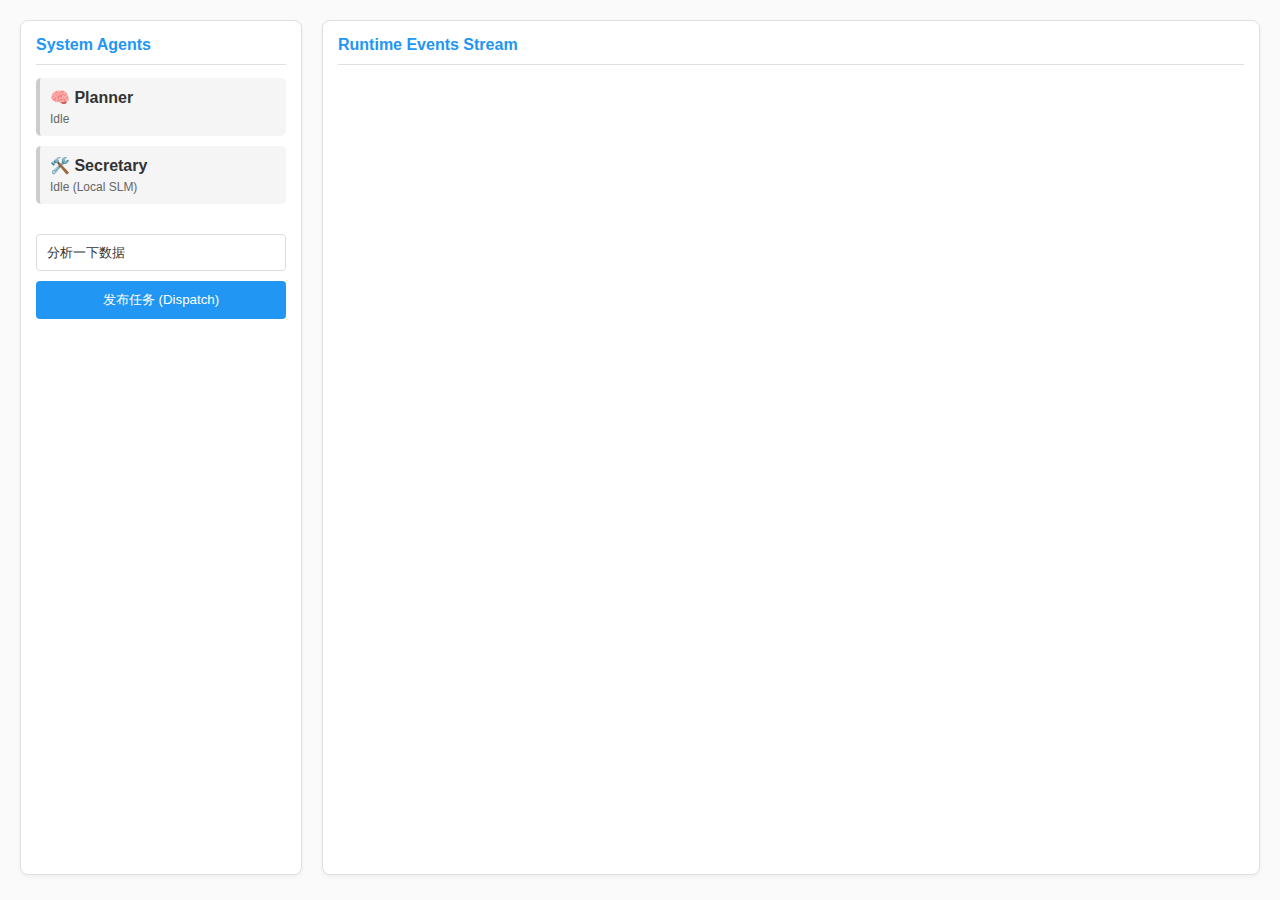
<file: client.html>
<!DOCTYPE html>
<html lang="zh">
<head>
    <meta charset="UTF-8">
    <title>Agent Mail OS - Monitor</title>
    <style>
        body { 
            font-family: 'Segoe UI', Tahoma, Geneva, Verdana, sans-serif; 
            background: #fafafa;  /* 柔和的奶白色背景 */
            color: #333;  /* 深灰色文字，提高可读性 */
            margin: 0; 
            padding: 20px; 
            display: flex; 
            gap: 20px; 
            height: 95vh; 
        }
        .panel { 
            background: #ffffff;  /* 纯白色面板 */
            border-radius: 8px; 
            padding: 15px; 
            border: 1px solid #e0e0e0;  /* 浅灰色边框 */
            display: flex; 
            flex-direction: column; 
            box-shadow: 0 2px 4px rgba(0,0,0,0.05);  /* 添加轻微阴影 */
        }
        .sidebar { width: 250px; }
        .main { flex: 1; overflow: hidden; }
        
        h2 { 
        margin-top: 0; 
        color: #2196F3;  /* 使用更柔和的蓝色 */
        font-size: 16px; 
        border-bottom: 1px solid #e0e0e0; 
        padding-bottom: 10px; 
    }
    
    /* 角色卡片 */
    .agent-card { 
        background: #f5f5f5;  /* 浅灰色背景 */
        margin-bottom: 10px; 
        padding: 10px; 
        border-radius: 5px; 
        border-left: 4px solid #ccc;  /* 浅色边框 */
        transition: all 0.3s; 
    }
    .agent-card.active { 
        border-left-color: #2196F3;  /* 活跃状态使用蓝色 */
        background: #e8f4fd;  /* 淡蓝色背景 */
        box-shadow: 0 2px 8px rgba(33, 150, 243, 0.1);  /* 蓝色阴影 */
    }
    .agent-status { 
        font-size: 12px; 
        color: #666;  /* 深灰色状态文字 */
        margin-top: 5px; 
    }

    /* 日志流 */
    #log-container { 
        flex: 1; 
        overflow-y: auto; 
        font-family: 'Consolas', monospace; 
        font-size: 13px; 
        line-height: 1.5; 
    }
    .log-entry { 
        margin-bottom: 8px; 
        padding: 8px; 
        border-radius: 4px; 
        animation: fadeIn 0.3s; 
        background: #f9f9f9;  /* 浅色背景 */
    }
    .log-entry.MAIL { 
        background: #e8f5e9;  /* 淡绿色背景 */
        border-left: 3px solid #4caf50;  /* 绿色边框 */
    }
    .log-entry.THINKING { color: #f57c00; }  /* 橙色文字 */
    .log-entry.TOOL_START { color: #e91e63; }  /* 粉色文字 */
    .log-entry.TOOL_END { color: #4caf50; }  /* 绿色文字 */
    .log-entry.LOG { color: #666; }  /* 深灰色文字 */
    
    .badge { 
        display: inline-block; 
        padding: 2px 6px; 
        border-radius: 4px; 
        background: #e0e0e0;  /* 浅灰色背景 */
        font-size: 10px; 
        margin-right: 8px; 
    }

    /* 控制区 */
    .controls { margin-top: 20px; }
    input { 
        width: 100%; 
        padding: 10px; 
        background: #ffffff;  /* 白色背景 */
        border: 1px solid #ddd;  /* 浅灰色边框 */
        color: #333;  /* 深灰色文字 */
        border-radius: 4px; 
        box-sizing: border-box; 
    }
    button { 
        margin-top: 10px; 
        width: 100%; 
        padding: 10px; 
        background: #2196F3;  /* 蓝色背景 */
        color: white; 
        border: none; 
        border-radius: 4px; 
        cursor: pointer; 
    }
    button:hover { 
        background: #1976D2;  /* 深蓝色悬停效果 */
    }

    @keyframes fadeIn { 
        from { opacity: 0; transform: translateY(5px); } 
        to { opacity: 1; transform: translateY(0); } 
    }
    </style>
</head>
<body>

    <!-- 左侧：角色状态 -->
    <div class="panel sidebar">
        <h2>System Agents</h2>
        <div id="agent-Planner" class="agent-card">
            <div><strong>🧠 Planner</strong></div>
            <div class="agent-status" id="status-Planner">Idle</div>
        </div>
        <div id="agent-Secretary" class="agent-card">
            <div><strong>🛠️ Secretary</strong></div>
            <div class="agent-status" id="status-Secretary">Idle (Local SLM)</div>
        </div>
        
        <div class="controls">
            <input type="text" id="taskInput" value="分析一下数据" placeholder="输入任务...">
            <button onclick="startTask()">发布任务 (Dispatch)</button>
        </div>
    </div>

    <!-- 右侧：实时事件流 -->
    <div class="panel main">
        <h2>Runtime Events Stream</h2>
        <div id="log-container"></div>
    </div>

    <script>
        const ws = new WebSocket("ws://" + location.host + "/ws");
        const logContainer = document.getElementById('log-container');

        ws.onopen = () => addLog("SYSTEM", "System", "Connected to AgentOS Kernel.");
        
        ws.onmessage = (event) => {
            const msg = JSON.parse(event.data);
            handleEvent(msg);
        };

        function startTask() {
            const task = document.getElementById('taskInput').value;
            ws.send(JSON.stringify({type: "START_TASK", content: task}));
            addLog("LOG", "User", "Task Submitted: " + task);
        }

        function handleEvent(e) {
            // 1. Update Logs
            addLog(e.type, e.source, e.content, e.details);

            // 2. Update UI Status
            const card = document.getElementById(`agent-${e.source}`);
            const status = document.getElementById(`status-${e.source}`);
            
            if (card && status) {
                card.classList.remove('active');
                
                if (e.type === 'THINKING') {
                    card.classList.add('active');
                    status.innerText = "Thinking...";
                } else if (e.type === 'TOOL_START') {
                    card.classList.add('active');
                    status.innerText = `Running: ${e.details.tool || 'Tool'}`;
                } else {
                    status.innerText = "Idle";
                }
            }
        }

        function addLog(type, source, content, details) {
            const div = document.createElement('div');
            div.className = `log-entry ${type}`;
            
            let icon = "";
            if(type === 'MAIL') icon = "📨";
            if(type === 'THINKING') icon = "💭";
            if(type === 'TOOL_START') icon = "⚙️";
            if(type === 'TOOL_END') icon = "✅";

            let detailsHtml = "";
            if (details && Object.keys(details).length > 0) {
                detailsHtml = `<div style="font-size:0.9em; opacity:0.7; margin-top:4px;">${JSON.stringify(details)}</div>`;
            }

            div.innerHTML = `
                <span class="badge">${new Date().toLocaleTimeString()}</span>
                <strong>${icon} ${source}</strong>: ${content}
                ${detailsHtml}
            `;
            
            logContainer.appendChild(div);
            logContainer.scrollTop = logContainer.scrollHeight;
        }
    </script>
</body>
</html>
</file>
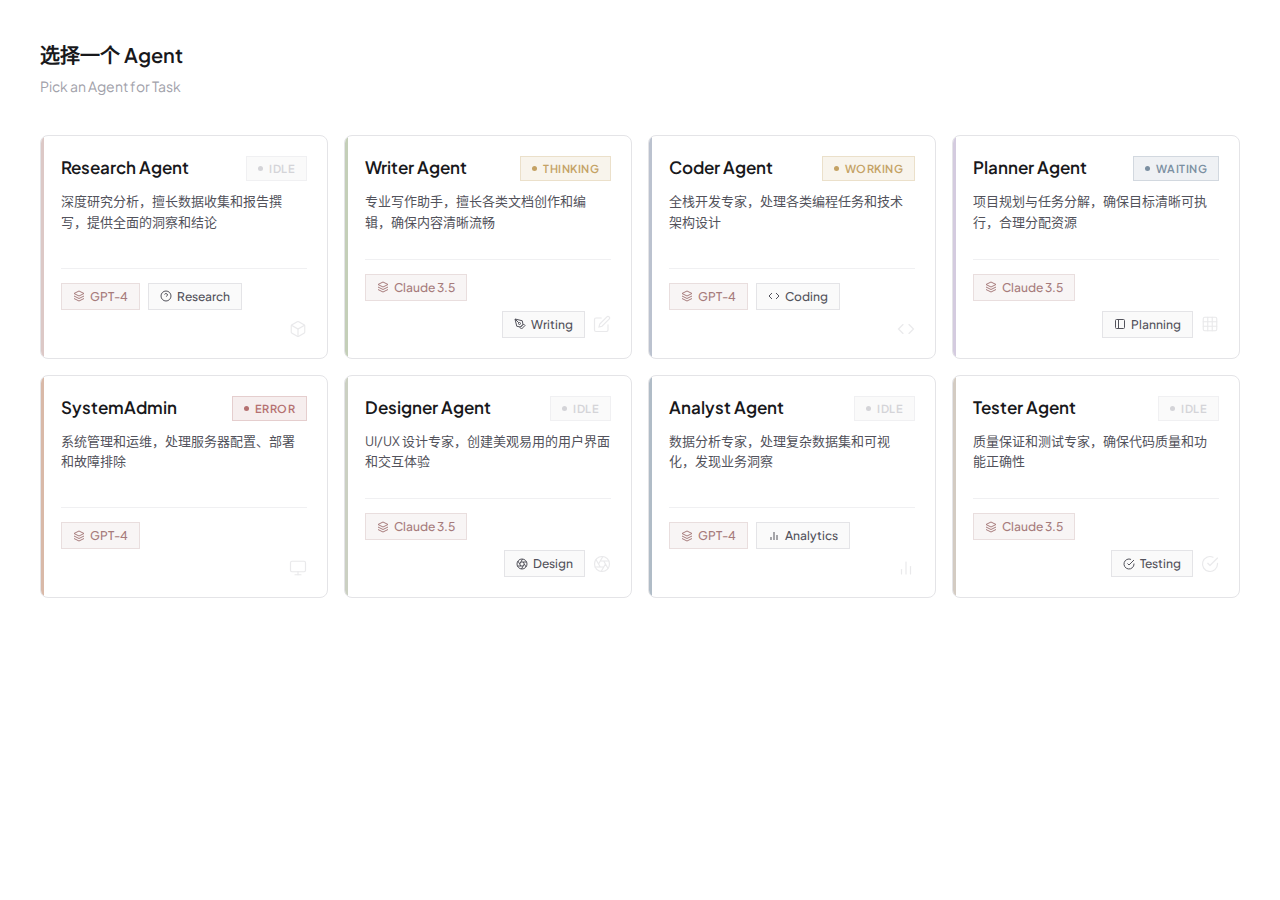
<file: design-preview/agent-selector-card.html>
<!DOCTYPE html>
<html lang="zh-CN">
<head>
<meta charset="UTF-8">
<meta name="viewport" content="width=device-width, initial-scale=1.0">
<title>Agent Selector Card Design</title>
<link rel="preconnect" href="https://fonts.googleapis.com">
<link href="https://fonts.googleapis.com/css2?family=Plus+Jakarta+Sans:wght@400;500;600;700&display=swap" rel="stylesheet">
<style>
  * { margin: 0; padding: 0; box-sizing: border-box; }

  :root {
    --surface-base: #FFFFFF;
    --surface-secondary: #FAFAFA;
    --surface-hover: #F4F4F5;
    --border: #E4E4E7;
    --border-light: #F0F0F2;
    --border-strong: #D4D4D8;
    --text-primary: #18181B;
    --text-secondary: #52525B;
    --text-tertiary: #A1A1AA;
    --text-quaternary: #D4D4D8;

    --accent: #A67B7B;
    --accent-hover: #8E6666;
    --accent-soft: rgba(166,123,123,0.06);

    --success: #7D9B76;
    --warning: #C4A265;
    --error: #B57171;
    --info: #7B8FA1;

    /* Morandi avatar colors */
    --morandi-rose: #C4A4A0;
    --morandi-sage: #9CAF88;
    --morandi-slate: #8E9AAF;
    --morandi-mauve: #B8A9C9;
    --morandi-taupe: #B5A89A;
    --morandi-terracotta: #C08B6E;
    --morandi-olive: #A8B09A;
    --morandi-blue: #7B8FA1;

    --radius-sm: 4px;
    --radius-md: 6px;
    --radius-lg: 8px;
    --shadow-sm: 0 1px 2px rgba(0,0,0,0.03);
    --shadow-md: 0 2px 8px rgba(0,0,0,0.04);
    --shadow-lg: 0 8px 24px rgba(0,0,0,0.06);
  }

  body {
    font-family: 'Plus Jakarta Sans', -apple-system, BlinkMacSystemFont, 'Noto Sans SC', sans-serif;
    background: var(--surface-base);
    color: var(--text-primary);
    padding: 40px;
    min-height: 100vh;
  }

  .page-header {
    margin-bottom: 40px;
  }

  .page-title {
    font-size: 20px;
    font-weight: 600;
    color: var(--text-primary);
    margin-bottom: 8px;
  }

  .page-subtitle {
    font-size: 14px;
    color: var(--text-tertiary);
  }

  .agent-grid {
    display: grid;
    grid-template-columns: repeat(auto-fill, minmax(260px, 1fr));
    gap: 16px;
    max-width: 1400px;
  }

  /* ─── Agent Selector Card ─── */
  .agent-card {
    background: var(--surface-base);
    border: 1px solid var(--border);
    border-radius: var(--radius-lg);
    padding: 20px;
    cursor: pointer;
    transition: all 0.25s cubic-bezier(0.4, 0, 0.2, 1);
    display: flex;
    flex-direction: column;
    position: relative;
    min-height: 220px;
    overflow: hidden;
  }

  /* Left color accent */
  .agent-card::before {
    content: '';
    position: absolute;
    left: 0;
    top: 0;
    bottom: 0;
    width: 3px;
    background: var(--card-color);
    opacity: 0.6;
    transition: opacity 0.25s ease;
  }

  .agent-card:hover::before {
    opacity: 1;
  }

  .agent-card:hover {
    border-color: var(--card-color);
    box-shadow: 0 4px 20px rgba(0,0,0,0.08);
    transform: translateY(-3px);
  }

  .agent-card:active {
    transform: translateY(-1px);
  }

  /* Card color variations */
  .agent-card.rose { --card-color: var(--morandi-rose); }
  .agent-card.sage { --card-color: var(--morandi-sage); }
  .agent-card.slate { --card-color: var(--morandi-slate); }
  .agent-card.mauve { --card-color: var(--morandi-mauve); }
  .agent-card.taupe { --card-color: var(--morandi-taupe); }
  .agent-card.terracotta { --card-color: var(--morandi-terracotta); }
  .agent-card.olive { --card-color: var(--morandi-olive); }
  .agent-card.blue { --card-color: var(--morandi-blue); }

  /* Card Header */
  .agent-card__header {
    margin-bottom: 12px;
  }

  .agent-card__name-row {
    display: flex;
    align-items: flex-start;
    justify-content: space-between;
    gap: 12px;
    margin-bottom: 10px;
  }

  .agent-card__name {
    font-size: 17px;
    font-weight: 600;
    color: var(--text-primary);
    line-height: 1.3;
    flex: 1;
  }

  /* Status Badge - larger and more prominent */
  .agent-card__status {
    display: inline-flex;
    align-items: center;
    gap: 6px;
    padding: 5px 11px;
    border-radius: var(--radius-full);
    font-size: 11px;
    font-weight: 600;
    text-transform: uppercase;
    letter-spacing: 0.04em;
    flex-shrink: 0;
    white-space: nowrap;
  }

  .agent-card__status.idle {
    background: var(--surface-secondary);
    color: var(--text-quaternary);
    border: 1px solid var(--border-light);
  }

  .agent-card__status.thinking,
  .agent-card__status.working {
    background: rgba(196,162,101,0.12);
    color: var(--warning);
    border: 1px solid rgba(196,162,101,0.25);
  }

  .agent-card__status.error {
    background: rgba(181,113,113,0.12);
    color: var(--error);
    border: 1px solid rgba(181,113,113,0.25);
  }

  .agent-card__status.waiting {
    background: rgba(123,143,161,0.12);
    color: var(--info);
    border: 1px solid rgba(123,143,161,0.25);
  }

  .agent-card__status-dot {
    width: 5px;
    height: 5px;
    border-radius: 50%;
    background: currentColor;
  }

  .agent-card__status.thinking .agent-card__status-dot,
  .agent-card__status.working .agent-card__status-dot {
    animation: pulse 1.5s ease-in-out infinite;
  }

  @keyframes pulse {
    0%, 100% { opacity: 1; transform: scale(1); }
    50% { opacity: 0.5; transform: scale(1.1); }
  }

  /* Description with visual emphasis */
  .agent-card__description {
    font-size: 13px;
    color: var(--text-secondary);
    line-height: 1.6;
    margin-bottom: 14px;
    display: -webkit-box;
    -webkit-line-clamp: 3;
    -webkit-box-orient: vertical;
    overflow: hidden;
  }

  /* Card Meta - asymmetric layout */
  .agent-card__meta {
    display: flex;
    flex-direction: column;
    gap: 10px;
    margin-top: auto;
    padding-top: 14px;
    border-top: 1px solid var(--border-light);
  }

  .agent-card__meta-row {
    display: flex;
    align-items: center;
    gap: 8px;
  }

  .agent-card__meta-row.right {
    justify-content: flex-end;
  }

  .agent-card__tag {
    display: inline-flex;
    align-items: center;
    gap: 5px;
    padding: 5px 11px;
    border-radius: var(--radius-full);
    font-size: 12px;
    font-weight: 500;
  }

  .agent-card__tag svg {
    width: 12px;
    height: 12px;
  }

  /* Model tag - distinct style */
  .agent-card__tag.model {
    background: rgba(166,123,123,0.08);
    color: var(--accent);
    border: 1px solid rgba(166,123,123,0.18);
  }

  /* Skill tags - subtle style */
  .agent-card__tag.skill {
    background: var(--surface-secondary);
    color: var(--text-secondary);
    border: 1px solid var(--border);
  }

  /* Decorative icon in footer */
  .agent-card__decor {
    width: 18px;
    height: 18px;
    color: var(--text-quaternary);
    opacity: 0.5;
    transition: all 0.25s ease;
  }

  .agent-card:hover .agent-card__decor {
    color: var(--card-color);
    opacity: 1;
    transform: rotate(15deg) scale(1.1);
  }

  /* Empty State */
  .empty-state {
    text-align: center;
    padding: 60px 20px;
    color: var(--text-tertiary);
  }

  .empty-state__icon {
    width: 48px;
    height: 48px;
    margin: 0 auto 16px;
    color: var(--border-strong);
  }

  .empty-state__text {
    font-size: 15px;
    color: var(--text-secondary);
  }
</style>
</head>
<body>

<div class="page-header">
  <h1 class="page-title">选择一个 Agent</h1>
  <p class="page-subtitle">Pick an Agent for Task</p>
</div>

<div class="agent-grid">

  <!-- Card 1: IDLE - Rose -->
  <div class="agent-card rose">
    <div class="agent-card__header">
      <div class="agent-card__name-row">
        <div class="agent-card__name">Research Agent</div>
        <div class="agent-card__status idle">
          <span class="agent-card__status-dot"></span>
          Idle
        </div>
      </div>
      <div class="agent-card__description">深度研究分析，擅长数据收集和报告撰写，提供全面的洞察和结论</div>
    </div>

    <div class="agent-card__meta">
      <div class="agent-card__meta-row">
        <span class="agent-card__tag model">
          <svg viewBox="0 0 24 24" fill="none" stroke="currentColor" stroke-width="2"><path d="M12 2L2 7l10 5 10-5-10-5zM2 17l10 5 10-5M2 12l10 5 10-5"/></svg>
          GPT-4
        </span>
        <span class="agent-card__tag skill">
          <svg viewBox="0 0 24 24" fill="none" stroke="currentColor" stroke-width="2"><circle cx="12" cy="12" r="10"/><path d="M9.09 9a3 3 0 0 1 5.83 1c0 2-3 3-3 3"/><line x1="12" y1="17" x2="12.01" y2="17"/></svg>
          Research
        </span>
      </div>
      <div class="agent-card__meta-row right">
        <svg class="agent-card__decor" viewBox="0 0 24 24" fill="none" stroke="currentColor" stroke-width="1.5" stroke-linecap="round"><path d="M21 16V8a2 2 0 0 0-1-1.73l-7-4a2 2 0 0 0-2 0l-7 4A2 2 0 0 0 3 8v8a2 2 0 0 0 1 1.73l7 4a2 2 0 0 0 2 0l7-4A2 2 0 0 0 21 16z"/><polyline points="3.27 6.96 12 12.01 20.73 6.96"/><line x1="12" y1="22.08" x2="12" y2="12"/></svg>
      </div>
    </div>
  </div>

  <!-- Card 2: THINKING - Sage -->
  <div class="agent-card sage">
    <div class="agent-card__header">
      <div class="agent-card__name-row">
        <div class="agent-card__name">Writer Agent</div>
        <div class="agent-card__status thinking">
          <span class="agent-card__status-dot"></span>
          Thinking
        </div>
      </div>
      <div class="agent-card__description">专业写作助手，擅长各类文档创作和编辑，确保内容清晰流畅</div>
    </div>

    <div class="agent-card__meta">
      <div class="agent-card__meta-row">
        <span class="agent-card__tag model">
          <svg viewBox="0 0 24 24" fill="none" stroke="currentColor" stroke-width="2"><path d="M12 2L2 7l10 5 10-5-10-5zM2 17l10 5 10-5M2 12l10 5 10-5"/></svg>
          Claude 3.5
        </span>
      </div>
      <div class="agent-card__meta-row right">
        <span class="agent-card__tag skill">
          <svg viewBox="0 0 24 24" fill="none" stroke="currentColor" stroke-width="2"><path d="M12 19l7-7 3 3-7 7-3-3z"/><path d="M18 13l-1.5-7.5L2 2l3.5 14.5L13 18l5-5z"/><path d="M2 2l7.586 7.586"/><circle cx="11" cy="11" r="2"/></svg>
          Writing
        </span>
        <svg class="agent-card__decor" viewBox="0 0 24 24" fill="none" stroke="currentColor" stroke-width="1.5" stroke-linecap="round"><path d="M11 4H4a2 2 0 0 0-2 2v14a2 2 0 0 0 2 2h14a2 2 0 0 0 2-2v-7"/><path d="M18.5 2.5a2.121 2.121 0 0 1 3 3L12 15l-4 1 1-4 9.5-9.5z"/></svg>
      </div>
    </div>
  </div>

  <!-- Card 3: WORKING - Slate -->
  <div class="agent-card slate">
    <div class="agent-card__header">
      <div class="agent-card__name-row">
        <div class="agent-card__name">Coder Agent</div>
        <div class="agent-card__status working">
          <span class="agent-card__status-dot"></span>
          Working
        </div>
      </div>
      <div class="agent-card__description">全栈开发专家，处理各类编程任务和技术架构设计</div>
    </div>

    <div class="agent-card__meta">
      <div class="agent-card__meta-row">
        <span class="agent-card__tag model">
          <svg viewBox="0 0 24 24" fill="none" stroke="currentColor" stroke-width="2"><path d="M12 2L2 7l10 5 10-5-10-5zM2 17l10 5 10-5M2 12l10 5 10-5"/></svg>
          GPT-4
        </span>
        <span class="agent-card__tag skill">
          <svg viewBox="0 0 24 24" fill="none" stroke="currentColor" stroke-width="2"><polyline points="16 18 22 12 16 6"/><polyline points="8 6 2 12 8 18"/></svg>
          Coding
        </span>
      </div>
      <div class="agent-card__meta-row right">
        <svg class="agent-card__decor" viewBox="0 0 24 24" fill="none" stroke="currentColor" stroke-width="1.5" stroke-linecap="round"><polyline points="16 18 22 12 16 6"/><polyline points="8 6 2 12 8 18"/></svg>
      </div>
    </div>
  </div>

  <!-- Card 4: WAITING - Mauve -->
  <div class="agent-card mauve">
    <div class="agent-card__header">
      <div class="agent-card__name-row">
        <div class="agent-card__name">Planner Agent</div>
        <div class="agent-card__status waiting">
          <span class="agent-card__status-dot"></span>
          Waiting
        </div>
      </div>
      <div class="agent-card__description">项目规划与任务分解，确保目标清晰可执行，合理分配资源</div>
    </div>

    <div class="agent-card__meta">
      <div class="agent-card__meta-row">
        <span class="agent-card__tag model">
          <svg viewBox="0 0 24 24" fill="none" stroke="currentColor" stroke-width="2"><path d="M12 2L2 7l10 5 10-5-10-5zM2 17l10 5 10-5M2 12l10 5 10-5"/></svg>
          Claude 3.5
        </span>
      </div>
      <div class="agent-card__meta-row right">
        <span class="agent-card__tag skill">
          <svg viewBox="0 0 24 24" fill="none" stroke="currentColor" stroke-width="2"><rect x="3" y="3" width="18" height="18" rx="2"/><path d="M9 3v18"/></svg>
          Planning
        </span>
        <svg class="agent-card__decor" viewBox="0 0 24 24" fill="none" stroke="currentColor" stroke-width="1.5" stroke-linecap="round"><rect x="3" y="3" width="18" height="18" rx="2"/><path d="M9 3v18"/><path d="M15 3v18"/><path d="M3 9h18"/><path d="M3 15h18"/></svg>
      </div>
    </div>
  </div>

  <!-- Card 5: ERROR - Terracotta -->
  <div class="agent-card terracotta">
    <div class="agent-card__header">
      <div class="agent-card__name-row">
        <div class="agent-card__name">SystemAdmin</div>
        <div class="agent-card__status error">
          <span class="agent-card__status-dot"></span>
          Error
        </div>
      </div>
      <div class="agent-card__description">系统管理和运维，处理服务器配置、部署和故障排除</div>
    </div>

    <div class="agent-card__meta">
      <div class="agent-card__meta-row">
        <span class="agent-card__tag model">
          <svg viewBox="0 0 24 24" fill="none" stroke="currentColor" stroke-width="2"><path d="M12 2L2 7l10 5 10-5-10-5zM2 17l10 5 10-5M2 12l10 5 10-5"/></svg>
          GPT-4
        </span>
      </div>
      <div class="agent-card__meta-row right">
        <svg class="agent-card__decor" viewBox="0 0 24 24" fill="none" stroke="currentColor" stroke-width="1.5" stroke-linecap="round"><rect x="2" y="3" width="20" height="14" rx="2" ry="2"/><line x1="8" y1="21" x2="16" y2="21"/><line x1="12" y1="17" x2="12" y2="21"/></svg>
      </div>
    </div>
  </div>

  <!-- Card 6: IDLE - Olive -->
  <div class="agent-card olive">
    <div class="agent-card__header">
      <div class="agent-card__name-row">
        <div class="agent-card__name">Designer Agent</div>
        <div class="agent-card__status idle">
          <span class="agent-card__status-dot"></span>
          Idle
        </div>
      </div>
      <div class="agent-card__description">UI/UX 设计专家，创建美观易用的用户界面和交互体验</div>
    </div>

    <div class="agent-card__meta">
      <div class="agent-card__meta-row">
        <span class="agent-card__tag model">
          <svg viewBox="0 0 24 24" fill="none" stroke="currentColor" stroke-width="2"><path d="M12 2L2 7l10 5 10-5-10-5zM2 17l10 5 10-5M2 12l10 5 10-5"/></svg>
          Claude 3.5
        </span>
      </div>
      <div class="agent-card__meta-row right">
        <span class="agent-card__tag skill">
          <svg viewBox="0 0 24 24" fill="none" stroke="currentColor" stroke-width="2"><circle cx="12" cy="12" r="10"/><path d="M14.31 8l5.74 9.94M9.69 8h11.48M7.38 12l5.74-9.94M9.69 16L3.95 6.06M14.31 16H2.83M16.62 12l-5.74 9.94"/></svg>
          Design
        </span>
        <svg class="agent-card__decor" viewBox="0 0 24 24" fill="none" stroke="currentColor" stroke-width="1.5" stroke-linecap="round"><circle cx="12" cy="12" r="10"/><path d="M14.31 8l5.74 9.94M9.69 8h11.48M7.38 12l5.74-9.94M9.69 16L3.95 6.06M14.31 16H2.83M16.62 12l-5.74 9.94"/></svg>
      </div>
    </div>
  </div>

  <!-- Card 7: IDLE - Blue -->
  <div class="agent-card blue">
    <div class="agent-card__header">
      <div class="agent-card__name-row">
        <div class="agent-card__name">Analyst Agent</div>
        <div class="agent-card__status idle">
          <span class="agent-card__status-dot"></span>
          Idle
        </div>
      </div>
      <div class="agent-card__description">数据分析专家，处理复杂数据集和可视化，发现业务洞察</div>
    </div>

    <div class="agent-card__meta">
      <div class="agent-card__meta-row">
        <span class="agent-card__tag model">
          <svg viewBox="0 0 24 24" fill="none" stroke="currentColor" stroke-width="2"><path d="M12 2L2 7l10 5 10-5-10-5zM2 17l10 5 10-5M2 12l10 5 10-5"/></svg>
          GPT-4
        </span>
        <span class="agent-card__tag skill">
          <svg viewBox="0 0 24 24" fill="none" stroke="currentColor" stroke-width="2"><line x1="18" y1="20" x2="18" y2="10"/><line x1="12" y1="20" x2="12" y2="4"/><line x1="6" y1="20" x2="6" y2="14"/></svg>
          Analytics
        </span>
      </div>
      <div class="agent-card__meta-row right">
        <svg class="agent-card__decor" viewBox="0 0 24 24" fill="none" stroke="currentColor" stroke-width="1.5" stroke-linecap="round"><line x1="18" y1="20" x2="18" y2="10"/><line x1="12" y1="20" x2="12" y2="4"/><line x1="6" y1="20" x2="6" y2="14"/></svg>
      </div>
    </div>
  </div>

  <!-- Card 8: IDLE - Taupe -->
  <div class="agent-card taupe">
    <div class="agent-card__header">
      <div class="agent-card__name-row">
        <div class="agent-card__name">Tester Agent</div>
        <div class="agent-card__status idle">
          <span class="agent-card__status-dot"></span>
          Idle
        </div>
      </div>
      <div class="agent-card__description">质量保证和测试专家，确保代码质量和功能正确性</div>
    </div>

    <div class="agent-card__meta">
      <div class="agent-card__meta-row">
        <span class="agent-card__tag model">
          <svg viewBox="0 0 24 24" fill="none" stroke="currentColor" stroke-width="2"><path d="M12 2L2 7l10 5 10-5-10-5zM2 17l10 5 10-5M2 12l10 5 10-5"/></svg>
          Claude 3.5
        </span>
      </div>
      <div class="agent-card__meta-row right">
        <span class="agent-card__tag skill">
          <svg viewBox="0 0 24 24" fill="none" stroke="currentColor" stroke-width="2"><path d="M22 11.08V12a10 10 0 1 1-5.93-9.14"/><polyline points="22 4 12 14.01 9 11.01"/></svg>
          Testing
        </span>
        <svg class="agent-card__decor" viewBox="0 0 24 24" fill="none" stroke="currentColor" stroke-width="1.5" stroke-linecap="round"><path d="M22 11.08V12a10 10 0 1 1-5.93-9.14"/><polyline points="22 4 12 14.01 9 11.01"/></svg>
      </div>
    </div>
  </div>

</div>

</body>
</html>
</file>
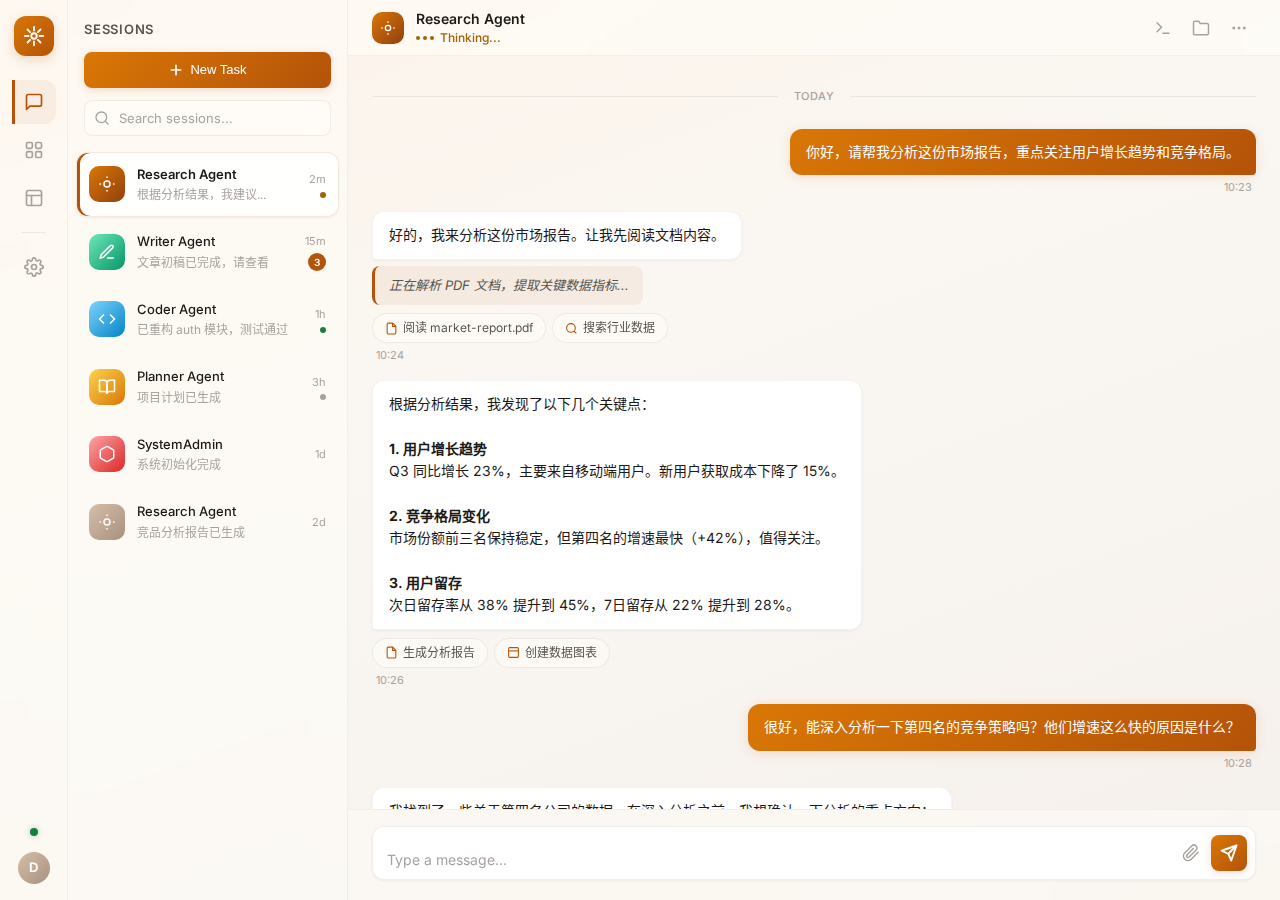
<file: design-preview/aurora.html>
<!DOCTYPE html>
<html lang="zh-CN">
<head>
<meta charset="UTF-8">
<meta name="viewport" content="width=device-width, initial-scale=1.0">
<title>AgentMatrix — Aurora Design</title>
<link rel="preconnect" href="https://fonts.googleapis.com">
<link href="https://fonts.googleapis.com/css2?family=Inter:wght@300;400;500;600;700&display=swap" rel="stylesheet">
<style>
  * { margin: 0; padding: 0; box-sizing: border-box; }

  :root {
    --surface-base: #FAF7F2;
    --surface-glass: rgba(255,253,248,0.72);
    --surface-glass-strong: rgba(255,253,248,0.88);
    --surface-card: rgba(255,253,248,0.55);
    --surface-hover: rgba(255,253,248,0.82);
    --border-subtle: rgba(120,113,108,0.08);
    --border-default: rgba(120,113,108,0.12);
    --border-strong: rgba(120,113,108,0.18);
    --text-primary: #1C1917;
    --text-secondary: #57534E;
    --text-tertiary: #A8A29E;
    --accent: #B45309;
    --accent-hover: #92400E;
    --accent-soft: rgba(180,83,9,0.07);
    --accent-medium: rgba(180,83,9,0.14);
    --gradient-accent: linear-gradient(135deg, #D97706, #B45309);
    --gradient-surface: linear-gradient(160deg, #FDF2E9 0%, #FAF7F2 40%, #F5F0EB 100%);
    --coral: #C2410C;
    --coral-soft: rgba(194,65,12,0.08);
    --teal: #0F766E;
    --teal-soft: rgba(15,118,110,0.07);
    --sky: #0369A1;
    --sky-soft: rgba(3,105,161,0.07);
    --success: #15803D;
    --success-soft: rgba(21,128,61,0.08);
    --warning: #A16207;
    --warning-soft: rgba(161,98,7,0.08);
    --error: #B91C1C;
    --error-soft: rgba(185,28,28,0.08);
    --radius-sm: 8px;
    --radius-md: 12px;
    --radius-lg: 16px;
    --radius-xl: 20px;
    --radius-full: 9999px;
    --shadow-sm: 0 1px 3px rgba(28,25,23,0.04), 0 1px 2px rgba(28,25,23,0.02);
    --shadow-md: 0 4px 16px rgba(28,25,23,0.05), 0 1px 3px rgba(28,25,23,0.03);
    --shadow-lg: 0 12px 40px rgba(28,25,23,0.07), 0 4px 12px rgba(28,25,23,0.03);
    --shadow-glow: 0 0 24px rgba(180,83,9,0.10);
  }

  body {
    font-family: 'Inter', -apple-system, BlinkMacSystemFont, 'Noto Sans SC', sans-serif;
    background: var(--surface-base);
    color: var(--text-primary);
    height: 100vh;
    overflow: hidden;
    font-size: 14px;
    line-height: 1.5;
    -webkit-font-smoothing: antialiased;
  }

  .app {
    display: flex;
    height: 100vh;
    background: var(--gradient-surface);
  }

  /* ─── Nav Rail ─── */
  .nav-rail {
    width: 68px;
    display: flex;
    flex-direction: column;
    align-items: center;
    padding: 16px 0;
    gap: 4px;
    background: rgba(255,253,248,0.50);
    backdrop-filter: blur(24px);
    -webkit-backdrop-filter: blur(24px);
    border-right: 1px solid var(--border-subtle);
    z-index: 10;
  }

  .nav-logo {
    width: 40px;
    height: 40px;
    border-radius: 12px;
    background: var(--gradient-accent);
    display: flex;
    align-items: center;
    justify-content: center;
    margin-bottom: 20px;
    box-shadow: 0 4px 12px rgba(180,83,9,0.20);
  }

  .nav-logo svg { width: 22px; height: 22px; }

  .nav-item {
    width: 44px;
    height: 44px;
    border-radius: var(--radius-md);
    display: flex;
    align-items: center;
    justify-content: center;
    cursor: pointer;
    transition: all 0.2s ease;
    color: var(--text-tertiary);
    position: relative;
  }

  .nav-item:hover {
    background: var(--accent-soft);
    color: var(--accent);
  }

  .nav-item.active {
    background: var(--accent-soft);
    color: var(--accent);
    box-shadow: inset 3px 0 0 var(--accent);
    border-radius: 0 var(--radius-md) var(--radius-md) 0;
  }

  .nav-item svg { width: 20px; height: 20px; }

  .nav-badge {
    position: absolute;
    top: 8px;
    right: 8px;
    width: 8px;
    height: 8px;
    background: var(--error);
    border-radius: 50%;
    border: 2px solid rgba(255,253,248,0.8);
  }

  .nav-divider {
    width: 24px;
    height: 1px;
    background: var(--border-default);
    margin: 8px 0;
  }

  .nav-spacer { flex: 1; }

  .nav-status {
    display: flex;
    flex-direction: column;
    gap: 6px;
    align-items: center;
    padding: 8px 0;
  }

  .status-dot {
    width: 8px;
    height: 8px;
    border-radius: 50%;
    background: var(--success);
    box-shadow: 0 0 6px rgba(21,128,61,0.35);
  }

  .nav-avatar {
    width: 32px;
    height: 32px;
    border-radius: 50%;
    background: linear-gradient(135deg, #D6BFA8, #A89080);
    display: flex;
    align-items: center;
    justify-content: center;
    font-size: 13px;
    font-weight: 600;
    color: white;
    cursor: pointer;
    margin-top: 4px;
  }

  /* ─── Session List ─── */
  .session-panel {
    width: 280px;
    display: flex;
    flex-direction: column;
    background: rgba(255,253,248,0.55);
    backdrop-filter: blur(20px);
    -webkit-backdrop-filter: blur(20px);
    border-right: 1px solid var(--border-subtle);
  }

  .session-header {
    padding: 20px 16px 12px;
    display: flex;
    flex-direction: column;
    gap: 12px;
  }

  .session-header-top {
    display: flex;
    align-items: center;
    justify-content: space-between;
  }

  .session-title {
    font-size: 13px;
    font-weight: 600;
    color: var(--text-secondary);
    text-transform: uppercase;
    letter-spacing: 0.06em;
  }

  .btn-new-task {
    height: 36px;
    padding: 0 16px;
    border-radius: var(--radius-sm);
    background: var(--gradient-accent);
    color: white;
    border: none;
    font-size: 13px;
    font-weight: 500;
    cursor: pointer;
    display: flex;
    align-items: center;
    gap: 6px;
    transition: all 0.2s ease;
    box-shadow: 0 2px 8px rgba(180,83,9,0.18);
    width: 100%;
    justify-content: center;
  }

  .btn-new-task:hover {
    box-shadow: 0 4px 16px rgba(180,83,9,0.25);
    transform: translateY(-1px);
  }

  .search-box { position: relative; }

  .search-box input {
    width: 100%;
    height: 36px;
    padding: 0 12px 0 34px;
    border: 1px solid var(--border-default);
    border-radius: var(--radius-sm);
    background: rgba(255,253,248,0.6);
    font-size: 13px;
    color: var(--text-primary);
    outline: none;
    transition: all 0.2s ease;
    font-family: inherit;
  }

  .search-box input:focus {
    border-color: var(--accent);
    box-shadow: 0 0 0 3px var(--accent-soft);
    background: white;
  }

  .search-box input::placeholder { color: var(--text-tertiary); }

  .search-box svg {
    position: absolute;
    left: 10px;
    top: 50%;
    transform: translateY(-50%);
    width: 16px;
    height: 16px;
    color: var(--text-tertiary);
  }

  .session-list {
    flex: 1;
    overflow-y: auto;
    padding: 4px 8px;
  }

  .session-list::-webkit-scrollbar { width: 4px; }
  .session-list::-webkit-scrollbar-track { background: transparent; }
  .session-list::-webkit-scrollbar-thumb { background: rgba(0,0,0,0.08); border-radius: 4px; }

  .session-item {
    display: flex;
    align-items: center;
    gap: 12px;
    padding: 12px;
    border-radius: var(--radius-md);
    cursor: pointer;
    transition: all 0.15s ease;
    margin-bottom: 2px;
    border: 1px solid transparent;
  }

  .session-item:hover {
    background: rgba(255,253,248,0.75);
    border-color: var(--border-subtle);
  }

  .session-item.active {
    background: rgba(255,255,255,0.85);
    border-color: var(--accent-medium);
    box-shadow: var(--shadow-sm), inset 3px 0 0 var(--accent);
  }

  .session-avatar {
    width: 36px;
    height: 36px;
    border-radius: 10px;
    display: flex;
    align-items: center;
    justify-content: center;
    font-size: 15px;
    flex-shrink: 0;
    color: white;
    font-weight: 600;
  }

  .session-info { flex: 1; min-width: 0; }

  .session-name {
    font-size: 13px;
    font-weight: 500;
    color: var(--text-primary);
    white-space: nowrap;
    overflow: hidden;
    text-overflow: ellipsis;
  }

  .session-preview {
    font-size: 12px;
    color: var(--text-tertiary);
    white-space: nowrap;
    overflow: hidden;
    text-overflow: ellipsis;
    margin-top: 2px;
  }

  .session-item.active .session-name { font-weight: 600; }

  .session-meta {
    display: flex;
    flex-direction: column;
    align-items: flex-end;
    gap: 4px;
    flex-shrink: 0;
  }

  .session-time { font-size: 11px; color: var(--text-tertiary); }

  .session-unread {
    width: 18px;
    height: 18px;
    border-radius: 50%;
    background: var(--accent);
    color: white;
    font-size: 10px;
    font-weight: 600;
    display: flex;
    align-items: center;
    justify-content: center;
  }

  .session-status-dot {
    width: 6px;
    height: 6px;
    border-radius: 50%;
    flex-shrink: 0;
  }

  /* ─── Chat Area ─── */
  .chat-area {
    flex: 1;
    display: flex;
    flex-direction: column;
    min-width: 0;
  }

  .chat-topbar {
    height: 56px;
    display: flex;
    align-items: center;
    justify-content: space-between;
    padding: 0 24px;
    background: rgba(255,253,248,0.60);
    backdrop-filter: blur(16px);
    -webkit-backdrop-filter: blur(16px);
    border-bottom: 1px solid var(--border-subtle);
  }

  .chat-topbar-left {
    display: flex;
    align-items: center;
    gap: 12px;
  }

  .chat-agent-avatar {
    width: 32px;
    height: 32px;
    border-radius: 10px;
    background: linear-gradient(135deg, #D97706, #92400E);
    display: flex;
    align-items: center;
    justify-content: center;
    color: white;
    font-size: 14px;
  }

  .chat-agent-name {
    font-size: 14px;
    font-weight: 600;
    color: var(--text-primary);
  }

  .chat-agent-status {
    display: flex;
    align-items: center;
    gap: 6px;
    font-size: 12px;
    color: var(--warning);
    font-weight: 500;
  }

  .thinking-indicator {
    display: flex;
    gap: 3px;
    align-items: center;
  }

  .thinking-dot {
    width: 4px;
    height: 4px;
    border-radius: 50%;
    background: var(--warning);
    animation: thinking-bounce 1.4s ease-in-out infinite;
  }

  .thinking-dot:nth-child(2) { animation-delay: 0.2s; }
  .thinking-dot:nth-child(3) { animation-delay: 0.4s; }

  @keyframes thinking-bounce {
    0%, 80%, 100% { transform: translateY(0); opacity: 0.4; }
    40% { transform: translateY(-4px); opacity: 1; }
  }

  .chat-topbar-right {
    display: flex;
    align-items: center;
    gap: 4px;
  }

  .toolbar-btn {
    width: 34px;
    height: 34px;
    border-radius: var(--radius-sm);
    border: none;
    background: transparent;
    color: var(--text-tertiary);
    cursor: pointer;
    display: flex;
    align-items: center;
    justify-content: center;
    transition: all 0.15s ease;
  }

  .toolbar-btn:hover {
    background: var(--accent-soft);
    color: var(--accent);
  }

  .toolbar-btn svg { width: 18px; height: 18px; }

  /* ─── Messages ─── */
  .chat-messages {
    flex: 1;
    overflow-y: auto;
    padding: 24px;
    display: flex;
    flex-direction: column;
    gap: 16px;
  }

  .chat-messages::-webkit-scrollbar { width: 6px; }
  .chat-messages::-webkit-scrollbar-track { background: transparent; }
  .chat-messages::-webkit-scrollbar-thumb { background: rgba(0,0,0,0.06); border-radius: 6px; }

  .message {
    display: flex;
    flex-direction: column;
    max-width: 72%;
    animation: msg-in 0.3s ease;
  }

  @keyframes msg-in {
    from { opacity: 0; transform: translateY(8px); }
    to { opacity: 1; transform: translateY(0); }
  }

  .message.user { align-self: flex-end; align-items: flex-end; }
  .message.agent { align-self: flex-start; align-items: flex-start; }
  .message.system { align-self: center; align-items: center; }

  .message-bubble {
    padding: 12px 16px;
    border-radius: var(--radius-md);
    font-size: 14px;
    line-height: 1.6;
  }

  .message.user .message-bubble {
    background: var(--gradient-accent);
    color: white;
    border-bottom-right-radius: 4px;
    box-shadow: 0 2px 12px rgba(180,83,9,0.14);
  }

  .message.agent .message-bubble {
    background: white;
    color: var(--text-primary);
    border: 1px solid var(--border-subtle);
    border-bottom-left-radius: 4px;
    box-shadow: var(--shadow-sm);
  }

  .message-time {
    font-size: 11px;
    color: var(--text-tertiary);
    margin-top: 4px;
    padding: 0 4px;
  }

  .message-thought {
    padding: 10px 14px;
    border-radius: var(--radius-sm);
    background: var(--accent-soft);
    border-left: 3px solid var(--accent);
    font-size: 13px;
    color: var(--text-secondary);
    font-style: italic;
    margin-top: 6px;
  }

  .message-actions {
    display: flex;
    flex-wrap: wrap;
    gap: 6px;
    margin-top: 8px;
  }

  .action-pill {
    display: inline-flex;
    align-items: center;
    gap: 5px;
    padding: 5px 12px;
    border-radius: var(--radius-full);
    background: var(--surface-card);
    border: 1px solid var(--border-default);
    font-size: 12px;
    color: var(--text-secondary);
    backdrop-filter: blur(8px);
  }

  .action-pill svg { width: 13px; height: 13px; color: var(--accent); }

  .message.system .message-bubble {
    background: transparent;
    border: 1px dashed var(--border-default);
    font-size: 12px;
    color: var(--text-tertiary);
    padding: 6px 14px;
    border-radius: var(--radius-full);
  }

  /* ─── Input Area ─── */
  .chat-input-area {
    padding: 16px 24px 20px;
    background: rgba(255,253,248,0.50);
    backdrop-filter: blur(12px);
    -webkit-backdrop-filter: blur(12px);
    border-top: 1px solid var(--border-subtle);
  }

  .chat-input-wrapper {
    display: flex;
    align-items: flex-end;
    gap: 10px;
    background: white;
    border: 1px solid var(--border-default);
    border-radius: var(--radius-md);
    padding: 8px 8px 8px 14px;
    transition: all 0.2s ease;
    box-shadow: var(--shadow-sm);
  }

  .chat-input-wrapper:focus-within {
    border-color: var(--accent);
    box-shadow: 0 0 0 3px var(--accent-soft), var(--shadow-md);
  }

  .chat-input-wrapper textarea {
    flex: 1;
    border: none;
    outline: none;
    resize: none;
    font-family: inherit;
    font-size: 14px;
    line-height: 1.5;
    color: var(--text-primary);
    background: transparent;
    min-height: 22px;
    max-height: 120px;
  }

  .chat-input-wrapper textarea::placeholder { color: var(--text-tertiary); }

  .input-actions {
    display: flex;
    align-items: center;
    gap: 4px;
    flex-shrink: 0;
  }

  .input-btn {
    width: 32px;
    height: 32px;
    border-radius: var(--radius-sm);
    border: none;
    background: transparent;
    color: var(--text-tertiary);
    cursor: pointer;
    display: flex;
    align-items: center;
    justify-content: center;
    transition: all 0.15s ease;
  }

  .input-btn:hover {
    background: var(--accent-soft);
    color: var(--accent);
  }

  .input-btn svg { width: 18px; height: 18px; }

  .btn-send {
    width: 36px;
    height: 36px;
    border-radius: var(--radius-sm);
    border: none;
    background: var(--gradient-accent);
    color: white;
    cursor: pointer;
    display: flex;
    align-items: center;
    justify-content: center;
    transition: all 0.2s ease;
    box-shadow: 0 2px 8px rgba(180,83,9,0.18);
  }

  .btn-send:hover {
    box-shadow: 0 4px 12px rgba(180,83,9,0.25);
    transform: translateY(-1px);
  }

  .btn-send svg { width: 18px; height: 18px; }

  /* Date separator */
  .date-separator {
    display: flex;
    align-items: center;
    gap: 16px;
    padding: 8px 0;
  }

  .date-separator::before,
  .date-separator::after {
    content: '';
    flex: 1;
    height: 1px;
    background: var(--border-default);
  }

  .date-separator span {
    font-size: 11px;
    color: var(--text-tertiary);
    font-weight: 500;
    text-transform: uppercase;
    letter-spacing: 0.05em;
  }

  /* Ask User */
  .ask-user-block {
    margin-top: 8px;
    padding: 14px;
    border-radius: var(--radius-md);
    background: var(--warning-soft);
    border: 1px solid rgba(161,98,7,0.15);
  }

  .ask-user-label {
    font-size: 11px;
    font-weight: 600;
    color: var(--warning);
    text-transform: uppercase;
    letter-spacing: 0.06em;
    margin-bottom: 8px;
    display: flex;
    align-items: center;
    gap: 6px;
  }

  .ask-user-question {
    font-size: 14px;
    color: var(--text-primary);
    margin-bottom: 10px;
  }

  .ask-user-options { display: flex; gap: 8px; }

  .ask-option-btn {
    padding: 7px 16px;
    border-radius: var(--radius-sm);
    border: 1px solid var(--border-default);
    background: white;
    font-size: 13px;
    color: var(--text-primary);
    cursor: pointer;
    transition: all 0.15s ease;
    font-family: inherit;
  }

  .ask-option-btn:hover {
    border-color: var(--accent);
    color: var(--accent);
    background: var(--accent-soft);
  }

  .attachment-tag {
    display: inline-flex;
    align-items: center;
    gap: 5px;
    padding: 4px 10px;
    border-radius: var(--radius-sm);
    background: var(--sky-soft);
    font-size: 12px;
    color: var(--sky);
    margin-top: 6px;
  }

  .attachment-tag svg { width: 13px; height: 13px; }

  .message.agent-comm .message-bubble {
    background: transparent;
    border: none;
    font-size: 12px;
    color: var(--text-tertiary);
    font-style: italic;
    text-align: center;
    padding: 4px 0;
    box-shadow: none;
  }
</style>
</head>
<body>
<div class="app">

  <!-- ─── Nav Rail ─── -->
  <nav class="nav-rail">
    <div class="nav-logo">
      <svg viewBox="0 0 24 24" fill="none" stroke="white" stroke-width="2" stroke-linecap="round">
        <circle cx="12" cy="12" r="3"/>
        <path d="M12 2v4M12 18v4M2 12h4M18 12h4"/>
        <path d="M4.93 4.93l2.83 2.83M16.24 16.24l2.83 2.83M4.93 19.07l2.83-2.83M16.24 7.76l2.83-2.83"/>
      </svg>
    </div>

    <div class="nav-item active" title="Collab">
      <svg viewBox="0 0 24 24" fill="none" stroke="currentColor" stroke-width="2" stroke-linecap="round" stroke-linejoin="round">
        <path d="M21 15a2 2 0 0 1-2 2H7l-4 4V5a2 2 0 0 1 2-2h14a2 2 0 0 1 2 2z"/>
      </svg>
    </div>

    <div class="nav-item" title="Agents">
      <svg viewBox="0 0 24 24" fill="none" stroke="currentColor" stroke-width="2" stroke-linecap="round">
        <rect x="3" y="3" width="7" height="7" rx="1.5"/>
        <rect x="14" y="3" width="7" height="7" rx="1.5"/>
        <rect x="3" y="14" width="7" height="7" rx="1.5"/>
        <rect x="14" y="14" width="7" height="7" rx="1.5"/>
      </svg>
    </div>

    <div class="nav-item" title="Dashboard">
      <svg viewBox="0 0 24 24" fill="none" stroke="currentColor" stroke-width="2" stroke-linecap="round">
        <rect x="3" y="3" width="18" height="18" rx="2"/>
        <path d="M3 9h18M9 21V9"/>
      </svg>
    </div>

    <div class="nav-divider"></div>

    <div class="nav-item" title="Settings">
      <svg viewBox="0 0 24 24" fill="none" stroke="currentColor" stroke-width="2" stroke-linecap="round">
        <circle cx="12" cy="12" r="3"/>
        <path d="M19.4 15a1.65 1.65 0 0 0 .33 1.82l.06.06a2 2 0 0 1 0 2.83 2 2 0 0 1-2.83 0l-.06-.06a1.65 1.65 0 0 0-1.82-.33 1.65 1.65 0 0 0-1 1.51V21a2 2 0 0 1-2 2 2 2 0 0 1-2-2v-.09A1.65 1.65 0 0 0 9 19.4a1.65 1.65 0 0 0-1.82.33l-.06.06a2 2 0 0 1-2.83 0 2 2 0 0 1 0-2.83l.06-.06A1.65 1.65 0 0 0 4.68 15a1.65 1.65 0 0 0-1.51-1H3a2 2 0 0 1-2-2 2 2 0 0 1 2-2h.09A1.65 1.65 0 0 0 4.6 9a1.65 1.65 0 0 0-.33-1.82l-.06-.06a2 2 0 0 1 0-2.83 2 2 0 0 1 2.83 0l.06.06A1.65 1.65 0 0 0 9 4.68a1.65 1.65 0 0 0 1-1.51V3a2 2 0 0 1 2-2 2 2 0 0 1 2 2v.09a1.65 1.65 0 0 0 1 1.51 1.65 1.65 0 0 0 1.82-.33l.06-.06a2 2 0 0 1 2.83 0 2 2 0 0 1 0 2.83l-.06.06A1.65 1.65 0 0 0 19.4 9a1.65 1.65 0 0 0 1.51 1H21a2 2 0 0 1 2 2 2 2 0 0 1-2 2h-.09a1.65 1.65 0 0 0-1.51 1z"/>
      </svg>
    </div>

    <div class="nav-spacer"></div>

    <div class="nav-status">
      <div class="status-dot" title="Backend connected"></div>
    </div>

    <div class="nav-avatar" title="User">D</div>
  </nav>

  <!-- ─── Session List ─── -->
  <aside class="session-panel">
    <div class="session-header">
      <div class="session-header-top">
        <span class="session-title">Sessions</span>
      </div>
      <button class="btn-new-task">
        <svg width="16" height="16" viewBox="0 0 24 24" fill="none" stroke="currentColor" stroke-width="2.5" stroke-linecap="round"><line x1="12" y1="5" x2="12" y2="19"/><line x1="5" y1="12" x2="19" y2="12"/></svg>
        New Task
      </button>
      <div class="search-box">
        <svg viewBox="0 0 24 24" fill="none" stroke="currentColor" stroke-width="2" stroke-linecap="round"><circle cx="11" cy="11" r="8"/><line x1="21" y1="21" x2="16.65" y2="16.65"/></svg>
        <input type="text" placeholder="Search sessions...">
      </div>
    </div>

    <div class="session-list">
      <div class="session-item active">
        <div class="session-avatar" style="background: linear-gradient(135deg, #D97706, #92400E);">
          <svg width="18" height="18" viewBox="0 0 24 24" fill="none" stroke="currentColor" stroke-width="2"><circle cx="12" cy="12" r="4"/><path d="M12 2v2M12 20v2M2 12h2M20 12h2"/></svg>
        </div>
        <div class="session-info">
          <div class="session-name">Research Agent</div>
          <div class="session-preview">根据分析结果，我建议...</div>
        </div>
        <div class="session-meta">
          <span class="session-time">2m</span>
          <div class="session-status-dot" style="background: var(--warning);"></div>
        </div>
      </div>

      <div class="session-item">
        <div class="session-avatar" style="background: linear-gradient(135deg, #6EE7B7, #059669);">
          <svg width="18" height="18" viewBox="0 0 24 24" fill="none" stroke="currentColor" stroke-width="2"><path d="M12 20h9"/><path d="M16.5 3.5a2.121 2.121 0 0 1 3 3L7 19l-4 1 1-4L16.5 3.5z"/></svg>
        </div>
        <div class="session-info">
          <div class="session-name">Writer Agent</div>
          <div class="session-preview">文章初稿已完成，请查看</div>
        </div>
        <div class="session-meta">
          <span class="session-time">15m</span>
          <div class="session-unread">3</div>
        </div>
      </div>

      <div class="session-item">
        <div class="session-avatar" style="background: linear-gradient(135deg, #7DD3FC, #0284C7);">
          <svg width="18" height="18" viewBox="0 0 24 24" fill="none" stroke="currentColor" stroke-width="2"><polyline points="16 18 22 12 16 6"/><polyline points="8 6 2 12 8 18"/></svg>
        </div>
        <div class="session-info">
          <div class="session-name">Coder Agent</div>
          <div class="session-preview">已重构 auth 模块，测试通过</div>
        </div>
        <div class="session-meta">
          <span class="session-time">1h</span>
          <div class="session-status-dot" style="background: var(--success);"></div>
        </div>
      </div>

      <div class="session-item">
        <div class="session-avatar" style="background: linear-gradient(135deg, #FCD34D, #D97706);">
          <svg width="18" height="18" viewBox="0 0 24 24" fill="none" stroke="currentColor" stroke-width="2"><path d="M2 3h6a4 4 0 0 1 4 4v14a3 3 0 0 0-3-3H2z"/><path d="M22 3h-6a4 4 0 0 0-4 4v14a3 3 0 0 1 3-3h7z"/></svg>
        </div>
        <div class="session-info">
          <div class="session-name">Planner Agent</div>
          <div class="session-preview">项目计划已生成</div>
        </div>
        <div class="session-meta">
          <span class="session-time">3h</span>
          <div class="session-status-dot" style="background: var(--text-tertiary);"></div>
        </div>
      </div>

      <div class="session-item">
        <div class="session-avatar" style="background: linear-gradient(135deg, #FCA5A5, #DC2626);">
          <svg width="18" height="18" viewBox="0 0 24 24" fill="none" stroke="currentColor" stroke-width="2"><path d="M21 16V8a2 2 0 0 0-1-1.73l-7-4a2 2 0 0 0-2 0l-7 4A2 2 0 0 0 3 8v8a2 2 0 0 0 1 1.73l7 4a2 2 0 0 0 2 0l7-4A2 2 0 0 0 21 16z"/></svg>
        </div>
        <div class="session-info">
          <div class="session-name">SystemAdmin</div>
          <div class="session-preview">系统初始化完成</div>
        </div>
        <div class="session-meta">
          <span class="session-time">1d</span>
        </div>
      </div>

      <div class="session-item">
        <div class="session-avatar" style="background: linear-gradient(135deg, #D6BFA8, #A89080);">
          <svg width="18" height="18" viewBox="0 0 24 24" fill="none" stroke="currentColor" stroke-width="2"><circle cx="12" cy="12" r="4"/><path d="M12 2v2M12 20v2M2 12h2M20 12h2"/></svg>
        </div>
        <div class="session-info">
          <div class="session-name">Research Agent</div>
          <div class="session-preview">竞品分析报告已生成</div>
        </div>
        <div class="session-meta">
          <span class="session-time">2d</span>
        </div>
      </div>
    </div>
  </aside>

  <!-- ─── Chat Area ─── -->
  <main class="chat-area">
    <div class="chat-topbar">
      <div class="chat-topbar-left">
        <div class="chat-agent-avatar">
          <svg width="16" height="16" viewBox="0 0 24 24" fill="none" stroke="currentColor" stroke-width="2"><circle cx="12" cy="12" r="4"/><path d="M12 2v2M12 20v2M2 12h2M20 12h2"/></svg>
        </div>
        <div>
          <div class="chat-agent-name">Research Agent</div>
          <div class="chat-agent-status">
            <div class="thinking-indicator">
              <span class="thinking-dot"></span>
              <span class="thinking-dot"></span>
              <span class="thinking-dot"></span>
            </div>
            Thinking...
          </div>
        </div>
      </div>
      <div class="chat-topbar-right">
        <button class="toolbar-btn" title="Terminal">
          <svg viewBox="0 0 24 24" fill="none" stroke="currentColor" stroke-width="2" stroke-linecap="round"><polyline points="4 17 10 11 4 5"/><line x1="12" y1="19" x2="20" y2="19"/></svg>
        </button>
        <button class="toolbar-btn" title="Files">
          <svg viewBox="0 0 24 24" fill="none" stroke="currentColor" stroke-width="2" stroke-linecap="round"><path d="M22 19a2 2 0 0 1-2 2H4a2 2 0 0 1-2-2V5a2 2 0 0 1 2-2h5l2 3h9a2 2 0 0 1 2 2z"/></svg>
        </button>
        <button class="toolbar-btn" title="More">
          <svg viewBox="0 0 24 24" fill="none" stroke="currentColor" stroke-width="2" stroke-linecap="round"><circle cx="12" cy="12" r="1"/><circle cx="19" cy="12" r="1"/><circle cx="5" cy="12" r="1"/></svg>
        </button>
      </div>
    </div>

    <div class="chat-messages">
      <div class="date-separator"><span>Today</span></div>

      <div class="message user">
        <div class="message-bubble">你好，请帮我分析这份市场报告，重点关注用户增长趋势和竞争格局。</div>
        <div class="message-time">10:23</div>
      </div>

      <div class="message agent">
        <div class="message-bubble">
          好的，我来分析这份市场报告。让我先阅读文档内容。
        </div>
        <div class="message-thought">
          正在解析 PDF 文档，提取关键数据指标...
        </div>
        <div class="message-actions">
          <span class="action-pill">
            <svg viewBox="0 0 24 24" fill="none" stroke="currentColor" stroke-width="2"><path d="M14 2H6a2 2 0 0 0-2 2v16a2 2 0 0 0 2 2h12a2 2 0 0 0 2-2V8z"/><polyline points="14 2 14 8 20 8"/></svg>
            阅读 market-report.pdf
          </span>
          <span class="action-pill">
            <svg viewBox="0 0 24 24" fill="none" stroke="currentColor" stroke-width="2"><circle cx="11" cy="11" r="8"/><line x1="21" y1="21" x2="16.65" y2="16.65"/></svg>
            搜索行业数据
          </span>
        </div>
        <div class="message-time">10:24</div>
      </div>

      <div class="message agent">
        <div class="message-bubble">
          根据分析结果，我发现了以下几个关键点：<br><br>
          <strong>1. 用户增长趋势</strong><br>
          Q3 同比增长 23%，主要来自移动端用户。新用户获取成本下降了 15%。<br><br>
          <strong>2. 竞争格局变化</strong><br>
          市场份额前三名保持稳定，但第四名的增速最快（+42%），值得关注。<br><br>
          <strong>3. 用户留存</strong><br>
          次日留存率从 38% 提升到 45%，7日留存从 22% 提升到 28%。
        </div>
        <div class="message-actions">
          <span class="action-pill">
            <svg viewBox="0 0 24 24" fill="none" stroke="currentColor" stroke-width="2"><path d="M14 2H6a2 2 0 0 0-2 2v16a2 2 0 0 0 2 2h12a2 2 0 0 0 2-2V8z"/><polyline points="14 2 14 8 20 8"/></svg>
            生成分析报告
          </span>
          <span class="action-pill">
            <svg viewBox="0 0 24 24" fill="none" stroke="currentColor" stroke-width="2"><rect x="3" y="3" width="18" height="18" rx="2"/><path d="M3 9h18"/></svg>
            创建数据图表
          </span>
        </div>
        <div class="message-time">10:26</div>
      </div>

      <div class="message user">
        <div class="message-bubble">很好，能深入分析一下第四名的竞争策略吗？他们增速这么快的原因是什么？</div>
        <div class="message-time">10:28</div>
      </div>

      <div class="message agent">
        <div class="message-bubble">
          我找到了一些关于第四名公司的数据。在深入分析之前，我想确认一下分析的重点方向：
        </div>
        <div class="ask-user-block">
          <div class="ask-user-label">
            <svg width="14" height="14" viewBox="0 0 24 24" fill="none" stroke="currentColor" stroke-width="2"><circle cx="12" cy="12" r="10"/><path d="M9.09 9a3 3 0 0 1 5.83 1c0 2-3 3-3 3"/><line x1="12" y1="17" x2="12.01" y2="17"/></svg>
            Agent Question
          </div>
          <div class="ask-user-question">你希望重点关注哪个方面？</div>
          <div class="ask-user-options">
            <button class="ask-option-btn">产品差异化策略</button>
            <button class="ask-option-btn">市场推广方式</button>
            <button class="ask-option-btn">技术架构优势</button>
            <button class="ask-option-btn">全面分析</button>
          </div>
        </div>
        <div class="message-time">10:29</div>
      </div>

      <div class="message agent-comm">
        <div class="message-bubble">
          Research Agent → Writer Agent: 请准备接收市场分析数据，用于撰写报告
        </div>
      </div>

      <div class="message user">
        <div class="message-bubble">全面分析吧，另外我把他们最近的产品发布会资料也传上来了。</div>
        <div class="attachment-tag">
          <svg viewBox="0 0 24 24" fill="none" stroke="currentColor" stroke-width="2"><path d="M21.44 11.05l-9.19 9.19a6 6 0 0 1-8.49-8.49l9.19-9.19a4 4 0 0 1 5.66 5.66l-9.2 9.19a2 2 0 0 1-2.83-2.83l8.49-8.48"/></svg>
          competitor-launch.pdf (2.3 MB)
        </div>
        <div class="message-time">10:31</div>
      </div>

      <div class="message agent">
        <div class="message-bubble">
          收到！我现在开始全面分析，包括产品策略、市场推广、技术架构三个维度。预计需要几分钟时间完成深度分析。
        </div>
        <div class="message-thought">
          正在分析 competitor-launch.pdf，提取关键信息... 同步搜索公开市场数据...
        </div>
        <div class="message-actions">
          <span class="action-pill">
            <svg viewBox="0 0 24 24" fill="none" stroke="currentColor" stroke-width="2"><path d="M14 2H6a2 2 0 0 0-2 2v16a2 2 0 0 0 2 2h12a2 2 0 0 0 2-2V8z"/><polyline points="14 2 14 8 20 8"/></svg>
            阅读 competitor-launch.pdf
          </span>
          <span class="action-pill">
            <svg viewBox="0 0 24 24" fill="none" stroke="currentColor" stroke-width="2"><circle cx="11" cy="11" r="8"/><line x1="21" y1="21" x2="16.65" y2="16.65"/></svg>
            搜索产品发布会信息
          </span>
          <span class="action-pill">
            <svg viewBox="0 0 24 24" fill="none" stroke="currentColor" stroke-width="2"><polyline points="22 12 18 12 15 21 9 3 6 12 2 12"/></svg>
            获取历史市场数据
          </span>
        </div>
        <div class="message-time">10:32</div>
      </div>
    </div>

    <div class="chat-input-area">
      <div class="chat-input-wrapper">
        <textarea rows="1" placeholder="Type a message..."></textarea>
        <div class="input-actions">
          <button class="input-btn" title="Attach file">
            <svg viewBox="0 0 24 24" fill="none" stroke="currentColor" stroke-width="2" stroke-linecap="round"><path d="M21.44 11.05l-9.19 9.19a6 6 0 0 1-8.49-8.49l9.19-9.19a4 4 0 0 1 5.66 5.66l-9.2 9.19a2 2 0 0 1-2.83-2.83l8.49-8.48"/></svg>
          </button>
          <button class="btn-send" title="Send">
            <svg viewBox="0 0 24 24" fill="none" stroke="currentColor" stroke-width="2.5" stroke-linecap="round" stroke-linejoin="round"><line x1="22" y1="2" x2="11" y2="13"/><polygon points="22 2 15 22 11 13 2 9 22 2"/></svg>
          </button>
        </div>
      </div>
    </div>
  </main>
</div>
</body>
</html>
</file>
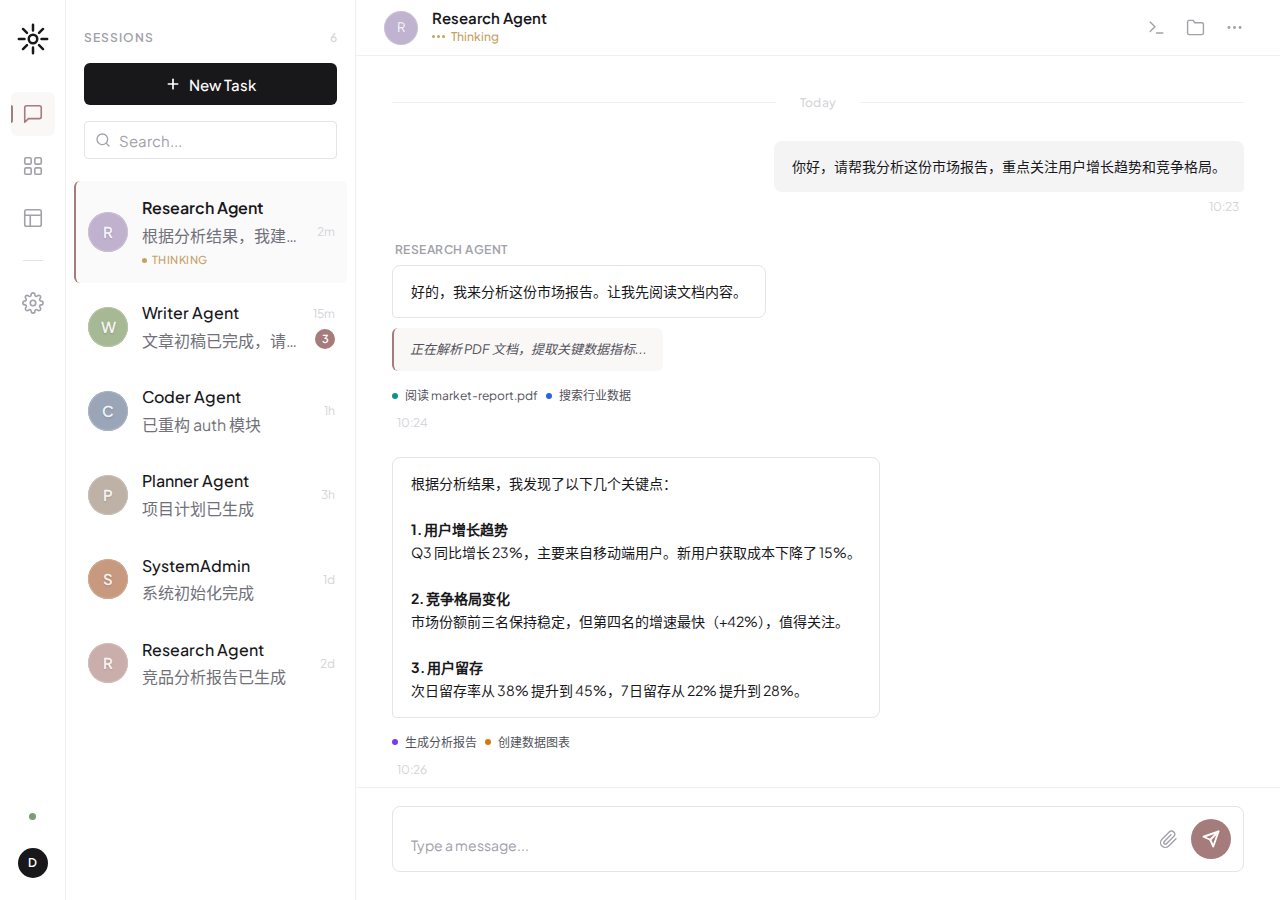
<file: design-preview/zen-v2-dot.html>
<!DOCTYPE html>
<html lang="zh-CN">
<head>
<meta charset="UTF-8">
<meta name="viewport" content="width=device-width, initial-scale=1.0">
<title>AgentMatrix — Zen v2 Dot Variant</title>
<link rel="preconnect" href="https://fonts.googleapis.com">
<link href="https://fonts.googleapis.com/css2?family=Plus+Jakarta+Sans:wght@300;400;500;600;700&display=swap" rel="stylesheet">
<style>
  * { margin: 0; padding: 0; box-sizing: border-box; }

  :root {
    --surface-base: #FFFFFF;
    --surface-secondary: #FAFAFA;
    --surface-hover: #F4F4F5;
    --surface-active: #EDEDEF;
    --border: #E4E4E7;
    --border-light: #F0F0F2;
    --border-strong: #D4D4D8;
    --text-primary: #18181B;
    --text-secondary: #52525B;
    --text-tertiary: #A1A1AA;
    --text-quaternary: #D4D4D8;

    /* Main accent: warm muted rose */
    --accent: #A67B7B;
    --accent-hover: #8E6666;
    --accent-soft: rgba(166,123,123,0.06);
    --accent-medium: rgba(166,123,123,0.12);

    /* Semantic colors */
    --success: #7D9B76;
    --success-soft: rgba(125,155,118,0.08);
    --warning: #C4A265;
    --warning-soft: rgba(196,162,101,0.08);
    --error: #B57171;
    --error-soft: rgba(181,113,113,0.08);
    --info: #7B8FA1;
    --info-soft: rgba(123,143,161,0.08);

    /* Action pill colors (v1 palette) */
    --teal: #0D9488;
    --teal-soft: rgba(13,148,136,0.06);
    --violet: #7C3AED;
    --violet-soft: rgba(124,58,237,0.06);
    --amber: #D97706;
    --amber-soft: rgba(217,119,6,0.06);
    --blue: #2563EB;
    --blue-soft: rgba(37,99,235,0.06);

    /* Morandi avatar colors */
    --morandi-rose: #C4A4A0;
    --morandi-sage: #9CAF88;
    --morandi-slate: #8E9AAF;
    --morandi-mauve: #B8A9C9;
    --morandi-taupe: #B5A89A;
    --morandi-terracotta: #C08B6E;
    --morandi-olive: #A8B09A;
    --morandi-blue: #7B8FA1;

    --radius-sm: 4px;
    --radius-md: 6px;
    --radius-lg: 8px;
    --radius-full: 9999px;
    --shadow-sm: 0 1px 2px rgba(0,0,0,0.03);
    --shadow-md: 0 2px 8px rgba(0,0,0,0.04);
  }

  body {
    font-family: 'Plus Jakarta Sans', -apple-system, BlinkMacSystemFont, 'Noto Sans SC', sans-serif;
    background: var(--surface-base);
    color: var(--text-primary);
    height: 100vh;
    overflow: hidden;
    font-size: 16px;
    line-height: 1.6;
    -webkit-font-smoothing: antialiased;
  }

  .app {
    display: flex;
    height: 100vh;
  }

  /* ─── Nav Rail ─── */
  .nav-rail {
    width: 66px;
    display: flex;
    flex-direction: column;
    align-items: center;
    padding: 22px 0;
    gap: 8px;
    border-right: 1px solid var(--border-light);
    background: var(--surface-base);
  }

  .nav-logo {
    width: 34px;
    height: 34px;
    margin-bottom: 28px;
    color: var(--text-primary);
  }

  .nav-item {
    width: 44px;
    height: 44px;
    border-radius: var(--radius-md);
    display: flex;
    align-items: center;
    justify-content: center;
    cursor: pointer;
    transition: all 0.15s ease;
    color: var(--text-tertiary);
    position: relative;
  }

  .nav-item:hover { color: var(--text-primary); background: var(--surface-hover); }

  .nav-item.active {
    color: var(--accent);
    background: var(--accent-soft);
  }

  .nav-item.active::after {
    content: '';
    position: absolute;
    left: 0;
    top: 50%;
    transform: translateY(-50%);
    width: 2px;
    height: 18px;
    background: var(--accent);
    border-radius: 0 2px 2px 0;
  }

  .nav-item svg { width: 22px; height: 22px; stroke-width: 1.75; }

  .nav-badge {
    position: absolute;
    top: 7px;
    right: 7px;
    width: 7px;
    height: 7px;
    background: var(--error);
    border-radius: 50%;
    border: 2px solid white;
  }

  .nav-divider {
    width: 20px;
    height: 1px;
    background: var(--border);
    margin: 12px 0;
  }

  .nav-spacer { flex: 1; }

  .nav-status { padding: 10px 0; }

  .status-dot {
    width: 7px;
    height: 7px;
    border-radius: 50%;
    background: var(--success);
  }

  .nav-avatar {
    width: 30px;
    height: 30px;
    border-radius: 50%;
    background: var(--text-primary);
    display: flex;
    align-items: center;
    justify-content: center;
    font-size: 12px;
    font-weight: 600;
    color: white;
    cursor: pointer;
    margin-top: 10px;
  }

  /* ─── Session Panel ─── */
  .session-panel {
    width: 290px;
    display: flex;
    flex-direction: column;
    border-right: 1px solid var(--border-light);
    background: var(--surface-base);
  }

  .session-header {
    padding: 28px 18px 18px;
    display: flex;
    flex-direction: column;
    gap: 16px;
  }

  .session-header-top {
    display: flex;
    align-items: center;
    justify-content: space-between;
  }

  .session-title {
    font-size: 12px;
    font-weight: 600;
    color: var(--text-tertiary);
    text-transform: uppercase;
    letter-spacing: 0.08em;
  }

  .session-count {
    font-size: 12px;
    color: var(--text-quaternary);
    font-weight: 500;
  }

  .btn-new-task {
    height: 42px;
    padding: 0 18px;
    border-radius: var(--radius-md);
    background: var(--text-primary);
    color: white;
    border: none;
    font-size: 15px;
    font-weight: 500;
    cursor: pointer;
    display: flex;
    align-items: center;
    gap: 8px;
    transition: all 0.15s ease;
    width: 100%;
    justify-content: center;
    font-family: inherit;
  }

  .btn-new-task:hover {
    background: #27272A;
    transform: translateY(-1px);
    box-shadow: var(--shadow-md);
  }

  .search-box { position: relative; }

  .search-box input {
    width: 100%;
    height: 38px;
    padding: 0 14px 0 34px;
    border: 1px solid var(--border);
    border-radius: var(--radius-sm);
    background: transparent;
    font-size: 15px;
    color: var(--text-primary);
    outline: none;
    transition: all 0.15s ease;
    font-family: inherit;
  }

  .search-box input:focus { border-color: var(--text-primary); }
  .search-box input::placeholder { color: var(--text-tertiary); }

  .search-box svg {
    position: absolute;
    left: 11px;
    top: 50%;
    transform: translateY(-50%);
    width: 16px;
    height: 16px;
    color: var(--text-tertiary);
  }

  .session-list {
    flex: 1;
    overflow-y: auto;
    padding: 4px 8px;
  }

  .session-list::-webkit-scrollbar { width: 3px; }
  .session-list::-webkit-scrollbar-track { background: transparent; }
  .session-list::-webkit-scrollbar-thumb { background: var(--border); border-radius: 3px; }

  .session-item {
    display: flex;
    align-items: center;
    gap: 14px;
    padding: 14px 12px;
    border-radius: var(--radius-md);
    cursor: pointer;
    transition: all 0.12s ease;
    margin-bottom: 3px;
    border-left: 2px solid transparent;
  }

  .session-item:hover { background: var(--surface-hover); }

  .session-item.active {
    background: var(--surface-secondary);
    border-left-color: var(--accent);
  }

  /* Frosted avatar */
  .session-avatar {
    width: 40px;
    height: 40px;
    border-radius: 50%;
    display: flex;
    align-items: center;
    justify-content: center;
    flex-shrink: 0;
    font-size: 15px;
    font-weight: 600;
    color: rgba(255,255,255,0.9);
    position: relative;
    overflow: hidden;
  }

  .session-avatar::before {
    content: '';
    position: absolute;
    inset: 0;
    border-radius: 50%;
    background: inherit;
    filter: blur(0.5px);
    opacity: 0.85;
  }

  .session-avatar::after {
    content: '';
    position: absolute;
    inset: 0;
    border-radius: 50%;
    background: rgba(255,255,255,0.12);
    border: 1px solid rgba(255,255,255,0.2);
  }

  .session-avatar span {
    position: relative;
    z-index: 1;
    text-shadow: 0 1px 2px rgba(0,0,0,0.15);
  }

  .session-info { flex: 1; min-width: 0; }

  .session-name {
    font-size: 16px;
    font-weight: 500;
    color: var(--text-primary);
    white-space: nowrap;
    overflow: hidden;
    text-overflow: ellipsis;
  }

  .session-preview {
    font-size: 16px;
    color: #71717A;
    white-space: nowrap;
    overflow: hidden;
    text-overflow: ellipsis;
    margin-top: 2px;
  }

  .session-item.active .session-name { font-weight: 600; }

  .session-meta {
    display: flex;
    flex-direction: column;
    align-items: flex-end;
    gap: 5px;
    flex-shrink: 0;
  }

  .session-time { font-size: 12px; color: var(--text-quaternary); }

  .session-unread {
    min-width: 20px;
    height: 20px;
    border-radius: var(--radius-full);
    background: var(--accent);
    color: white;
    font-size: 11px;
    font-weight: 600;
    display: flex;
    align-items: center;
    justify-content: center;
    padding: 0 6px;
  }

  .session-status {
    display: flex;
    align-items: center;
    gap: 5px;
    margin-top: 3px;
  }

  .session-status-dot { width: 5px; height: 5px; border-radius: 50%; }

  .session-status-text {
    font-size: 11px;
    font-weight: 500;
    text-transform: uppercase;
    letter-spacing: 0.04em;
  }

  /* ─── Chat Area ─── */
  .chat-area {
    flex: 1;
    display: flex;
    flex-direction: column;
    min-width: 0;
    background: var(--surface-base);
  }

  .chat-topbar {
    height: 56px;
    display: flex;
    align-items: center;
    justify-content: space-between;
    padding: 0 28px;
    border-bottom: 1px solid var(--border-light);
  }

  .chat-topbar-left {
    display: flex;
    align-items: center;
    gap: 14px;
  }

  /* Frosted agent avatar */
  .chat-agent-avatar {
    width: 34px;
    height: 34px;
    border-radius: 50%;
    background: var(--morandi-mauve);
    display: flex;
    align-items: center;
    justify-content: center;
    color: rgba(255,255,255,0.9);
    font-size: 13px;
    position: relative;
    overflow: hidden;
  }

  .chat-agent-avatar::after {
    content: '';
    position: absolute;
    inset: 0;
    border-radius: 50%;
    background: rgba(255,255,255,0.12);
    border: 1px solid rgba(255,255,255,0.2);
  }

  .chat-agent-info { display: flex; flex-direction: column; }

  .chat-agent-name {
    font-size: 15px;
    font-weight: 600;
    color: var(--text-primary);
    line-height: 1.2;
  }

  .chat-agent-status {
    display: flex;
    align-items: center;
    gap: 6px;
    font-size: 12px;
    color: var(--warning);
    font-weight: 500;
  }

  .thinking-indicator {
    display: flex;
    gap: 2px;
    align-items: center;
  }

  .thinking-dot {
    width: 3px;
    height: 3px;
    border-radius: 50%;
    background: var(--warning);
    animation: thinking-bounce 1.4s ease-in-out infinite;
  }

  .thinking-dot:nth-child(2) { animation-delay: 0.2s; }
  .thinking-dot:nth-child(3) { animation-delay: 0.4s; }

  @keyframes thinking-bounce {
    0%, 80%, 100% { transform: translateY(0); opacity: 0.3; }
    40% { transform: translateY(-3px); opacity: 1; }
  }

  .chat-topbar-right {
    display: flex;
    align-items: center;
    gap: 3px;
  }

  .toolbar-btn {
    width: 36px;
    height: 36px;
    border-radius: var(--radius-sm);
    border: none;
    background: transparent;
    color: var(--text-tertiary);
    cursor: pointer;
    display: flex;
    align-items: center;
    justify-content: center;
    transition: all 0.12s ease;
  }

  .toolbar-btn:hover {
    background: var(--surface-hover);
    color: var(--text-primary);
  }

  .toolbar-btn svg { width: 19px; height: 19px; stroke-width: 1.75; }

  /* ─── Messages ─── */
  .chat-messages {
    flex: 1;
    overflow-y: auto;
    padding: 32px 36px;
    display: flex;
    flex-direction: column;
    gap: 24px;
  }

  .chat-messages::-webkit-scrollbar { width: 4px; }
  .chat-messages::-webkit-scrollbar-track { background: transparent; }
  .chat-messages::-webkit-scrollbar-thumb { background: var(--border); border-radius: 4px; }

  .message {
    display: flex;
    flex-direction: column;
    max-width: 68%;
    animation: msg-in 0.25s ease;
  }

  @keyframes msg-in {
    from { opacity: 0; transform: translateY(6px); }
    to { opacity: 1; transform: translateY(0); }
  }

  .message.user { align-self: flex-end; align-items: flex-end; }
  .message.agent { align-self: flex-start; align-items: flex-start; }
  .message.system { align-self: center; align-items: center; }

  .message-sender {
    font-size: 12px;
    font-weight: 600;
    color: var(--text-tertiary);
    margin-bottom: 5px;
    padding: 0 3px;
    text-transform: uppercase;
    letter-spacing: 0.04em;
  }

  .message-bubble {
    padding: 14px 18px;
    font-size: 14px;
    line-height: 1.65;
  }

  .message.user .message-bubble {
    background: var(--surface-hover);
    color: var(--text-primary);
    border-radius: var(--radius-lg) var(--radius-lg) var(--radius-sm) var(--radius-lg);
  }

  .message.agent .message-bubble {
    background: var(--surface-base);
    color: var(--text-primary);
    border-radius: var(--radius-lg) var(--radius-lg) var(--radius-lg) var(--radius-sm);
    border: 1px solid var(--border);
  }

  .message-time {
    font-size: 12px;
    color: var(--text-quaternary);
    margin-top: 5px;
    padding: 0 5px;
  }

  .message-thought {
    margin-top: 10px;
    padding: 12px 16px;
    border-radius: var(--radius-md);
    background: var(--accent-soft);
    border-left: 2px solid var(--accent);
    font-size: 13px;
    color: var(--text-secondary);
    font-style: italic;
    line-height: 1.5;
  }

  .message-actions {
    display: flex;
    flex-wrap: wrap;
    gap: 8px;
    margin-top: 12px;
  }

  .action-pill {
    display: inline-flex;
    align-items: center;
    gap: 7px;
    padding: 3px 0;
    font-size: 12px;
    color: var(--text-secondary);
    cursor: default;
  }

  .action-pill::before {
    content: '';
    width: 6px;
    height: 6px;
    border-radius: 50%;
    flex-shrink: 0;
  }

  .action-pill.teal::before { background: var(--teal); }
  .action-pill.violet::before { background: var(--violet); }
  .action-pill.amber::before { background: var(--amber); }
  .action-pill.blue::before { background: var(--blue); }

  .message.system .message-bubble {
    background: transparent;
    font-size: 13px;
    color: var(--text-quaternary);
    padding: 5px 0;
  }

  /* ─── Ask User ─── */
  .ask-user-block {
    margin-top: 12px;
    padding: 18px;
    border-radius: var(--radius-lg);
    background: var(--warning-soft);
    border: 1px solid rgba(196,162,101,0.15);
  }

  .ask-user-label {
    font-size: 11px;
    font-weight: 700;
    color: var(--warning);
    text-transform: uppercase;
    letter-spacing: 0.08em;
    margin-bottom: 12px;
    display: flex;
    align-items: center;
    gap: 6px;
  }

  .ask-user-question {
    font-size: 14px;
    color: var(--text-primary);
    margin-bottom: 14px;
    font-weight: 500;
  }

  .ask-user-options {
    display: flex;
    gap: 10px;
    flex-wrap: wrap;
  }

  .ask-option-btn {
    padding: 8px 16px;
    border-radius: var(--radius-full);
    border: 1px solid var(--border);
    background: white;
    font-size: 13px;
    color: var(--text-primary);
    cursor: pointer;
    transition: all 0.12s ease;
    font-family: inherit;
    font-weight: 500;
  }

  .ask-option-btn:hover {
    border-color: var(--accent);
    color: var(--accent);
    background: var(--accent-soft);
  }

  .attachment-tag {
    display: inline-flex;
    align-items: center;
    gap: 6px;
    padding: 6px 12px;
    border-radius: var(--radius-sm);
    background: var(--info-soft);
    font-size: 12px;
    color: var(--info);
    margin-top: 10px;
    font-weight: 500;
  }

  .attachment-tag svg { width: 13px; height: 13px; }

  .message.agent-comm .message-bubble {
    background: transparent;
    border: none;
    font-size: 12px;
    color: var(--text-quaternary);
    font-style: italic;
    text-align: center;
    padding: 8px 0;
    border-top: 1px dashed var(--border);
    border-bottom: 1px dashed var(--border);
    border-radius: 0;
    width: 100%;
  }

  /* ─── Input Area ─── */
  .chat-input-area {
    padding: 18px 36px 28px;
    border-top: 1px solid var(--border-light);
  }

  .chat-input-wrapper {
    display: flex;
    align-items: flex-end;
    gap: 12px;
    border: 1px solid var(--border);
    border-radius: var(--radius-lg);
    padding: 12px 12px 12px 18px;
    transition: all 0.15s ease;
  }

  .chat-input-wrapper:focus-within {
    border-color: var(--text-primary);
  }

  .chat-input-wrapper textarea {
    flex: 1;
    border: none;
    outline: none;
    resize: none;
    font-family: inherit;
    font-size: 14px;
    line-height: 1.5;
    color: var(--text-primary);
    background: transparent;
    min-height: 24px;
    max-height: 120px;
  }

  .chat-input-wrapper textarea::placeholder { color: var(--text-tertiary); }

  .input-actions {
    display: flex;
    align-items: center;
    gap: 5px;
    flex-shrink: 0;
  }

  .input-btn {
    width: 36px;
    height: 36px;
    border-radius: var(--radius-sm);
    border: none;
    background: transparent;
    color: var(--text-tertiary);
    cursor: pointer;
    display: flex;
    align-items: center;
    justify-content: center;
    transition: all 0.12s ease;
  }

  .input-btn:hover { color: var(--text-primary); background: var(--surface-hover); }

  .input-btn svg { width: 19px; height: 19px; stroke-width: 1.75; }

  .btn-send {
    width: 40px;
    height: 40px;
    border-radius: 50%;
    border: none;
    background: var(--accent);
    color: white;
    cursor: pointer;
    display: flex;
    align-items: center;
    justify-content: center;
    transition: all 0.15s ease;
  }

  .btn-send:hover {
    background: var(--accent-hover);
    transform: scale(1.05);
  }

  .btn-send svg { width: 18px; height: 18px; stroke-width: 2.5; }

  /* ─── Date separator ─── */
  .date-separator {
    display: flex;
    align-items: center;
    gap: 24px;
    padding: 5px 0;
  }

  .date-separator::before,
  .date-separator::after {
    content: '';
    flex: 1;
    height: 1px;
    background: var(--border-light);
  }

  .date-separator span {
    font-size: 12px;
    color: var(--text-quaternary);
    font-weight: 500;
    letter-spacing: 0.02em;
  }
</style>
</head>
<body>
<div class="app">

  <!-- ─── Nav Rail ─── -->
  <nav class="nav-rail">
    <svg class="nav-logo" viewBox="0 0 24 24" fill="none" stroke="currentColor" stroke-width="1.75" stroke-linecap="round">
      <circle cx="12" cy="12" r="3"/>
      <path d="M12 2v4M12 18v4M2 12h4M18 12h4"/>
      <path d="M4.93 4.93l2.83 2.83M16.24 16.24l2.83 2.83M4.93 19.07l2.83-2.83M16.24 7.76l2.83-2.83"/>
    </svg>

    <div class="nav-item active" title="Collab">
      <svg viewBox="0 0 24 24" fill="none" stroke="currentColor" stroke-linecap="round" stroke-linejoin="round">
        <path d="M21 15a2 2 0 0 1-2 2H7l-4 4V5a2 2 0 0 1 2-2h14a2 2 0 0 1 2 2z"/>
      </svg>
    </div>

    <div class="nav-item" title="Agents">
      <svg viewBox="0 0 24 24" fill="none" stroke="currentColor" stroke-linecap="round">
        <rect x="3" y="3" width="7" height="7" rx="1.5"/>
        <rect x="14" y="3" width="7" height="7" rx="1.5"/>
        <rect x="3" y="14" width="7" height="7" rx="1.5"/>
        <rect x="14" y="14" width="7" height="7" rx="1.5"/>
      </svg>
    </div>

    <div class="nav-item" title="Dashboard">
      <svg viewBox="0 0 24 24" fill="none" stroke="currentColor" stroke-linecap="round">
        <rect x="3" y="3" width="18" height="18" rx="2"/>
        <path d="M3 9h18M9 21V9"/>
      </svg>
    </div>

    <div class="nav-divider"></div>

    <div class="nav-item" title="Settings">
      <svg viewBox="0 0 24 24" fill="none" stroke="currentColor" stroke-linecap="round">
        <circle cx="12" cy="12" r="3"/>
        <path d="M19.4 15a1.65 1.65 0 0 0 .33 1.82l.06.06a2 2 0 0 1 0 2.83 2 2 0 0 1-2.83 0l-.06-.06a1.65 1.65 0 0 0-1.82-.33 1.65 1.65 0 0 0-1 1.51V21a2 2 0 0 1-4 0v-.09A1.65 1.65 0 0 0 9 19.4a1.65 1.65 0 0 0-1.82.33l-.06.06a2 2 0 0 1-2.83 0 2 2 0 0 1 0-2.83l.06-.06A1.65 1.65 0 0 0 4.68 15a1.65 1.65 0 0 0-1.51-1H3a2 2 0 0 1 0-4h.09A1.65 1.65 0 0 0 4.6 9a1.65 1.65 0 0 0-.33-1.82l-.06-.06a2 2 0 0 1 0-2.83 2 2 0 0 1 2.83 0l.06.06A1.65 1.65 0 0 0 9 4.68a1.65 1.65 0 0 0 1-1.51V3a2 2 0 0 1 4 0v.09a1.65 1.65 0 0 0 1 1.51 1.65 1.65 0 0 0 1.82-.33l.06-.06a2 2 0 0 1 2.83 0 2 2 0 0 1 0 2.83l-.06.06A1.65 1.65 0 0 0 19.4 9a1.65 1.65 0 0 0 1.51 1H21a2 2 0 0 1 0 4h-.09a1.65 1.65 0 0 0-1.51 1z"/>
      </svg>
    </div>

    <div class="nav-spacer"></div>

    <div class="nav-status">
      <div class="status-dot" title="Connected"></div>
    </div>

    <div class="nav-avatar" title="User">D</div>
  </nav>

  <!-- ─── Session Panel ─── -->
  <aside class="session-panel">
    <div class="session-header">
      <div class="session-header-top">
        <span class="session-title">Sessions</span>
        <span class="session-count">6</span>
      </div>
      <button class="btn-new-task">
        <svg width="16" height="16" viewBox="0 0 24 24" fill="none" stroke="currentColor" stroke-width="2.5" stroke-linecap="round"><line x1="12" y1="5" x2="12" y2="19"/><line x1="5" y1="12" x2="19" y2="12"/></svg>
        New Task
      </button>
      <div class="search-box">
        <svg viewBox="0 0 24 24" fill="none" stroke="currentColor" stroke-width="2" stroke-linecap="round"><circle cx="11" cy="11" r="8"/><line x1="21" y1="21" x2="16.65" y2="16.65"/></svg>
        <input type="text" placeholder="Search...">
      </div>
    </div>

    <div class="session-list">
      <!-- Active: Morandi mauve -->
      <div class="session-item active">
        <div class="session-avatar" style="background: var(--morandi-mauve);">
          <span>R</span>
        </div>
        <div class="session-info">
          <div class="session-name">Research Agent</div>
          <div class="session-preview">根据分析结果，我建议...</div>
          <div class="session-status">
            <div class="session-status-dot" style="background: var(--warning);"></div>
            <span class="session-status-text" style="color: var(--warning);">Thinking</span>
          </div>
        </div>
        <div class="session-meta">
          <span class="session-time">2m</span>
        </div>
      </div>

      <!-- Unread: Morandi sage -->
      <div class="session-item">
        <div class="session-avatar" style="background: var(--morandi-sage);">
          <span>W</span>
        </div>
        <div class="session-info">
          <div class="session-name">Writer Agent</div>
          <div class="session-preview">文章初稿已完成，请查看</div>
        </div>
        <div class="session-meta">
          <span class="session-time">15m</span>
          <div class="session-unread">3</div>
        </div>
      </div>

      <!-- Normal: Morandi slate -->
      <div class="session-item">
        <div class="session-avatar" style="background: var(--morandi-slate);">
          <span>C</span>
        </div>
        <div class="session-info">
          <div class="session-name">Coder Agent</div>
          <div class="session-preview">已重构 auth 模块</div>
        </div>
        <div class="session-meta">
          <span class="session-time">1h</span>
        </div>
      </div>

      <!-- Morandi taupe -->
      <div class="session-item">
        <div class="session-avatar" style="background: var(--morandi-taupe);">
          <span>P</span>
        </div>
        <div class="session-info">
          <div class="session-name">Planner Agent</div>
          <div class="session-preview">项目计划已生成</div>
        </div>
        <div class="session-meta">
          <span class="session-time">3h</span>
        </div>
      </div>

      <!-- Morandi terracotta -->
      <div class="session-item">
        <div class="session-avatar" style="background: var(--morandi-terracotta);">
          <span>S</span>
        </div>
        <div class="session-info">
          <div class="session-name">SystemAdmin</div>
          <div class="session-preview">系统初始化完成</div>
        </div>
        <div class="session-meta">
          <span class="session-time">1d</span>
        </div>
      </div>

      <!-- Morandi rose -->
      <div class="session-item">
        <div class="session-avatar" style="background: var(--morandi-rose);">
          <span>R</span>
        </div>
        <div class="session-info">
          <div class="session-name">Research Agent</div>
          <div class="session-preview">竞品分析报告已生成</div>
        </div>
        <div class="session-meta">
          <span class="session-time">2d</span>
        </div>
      </div>
    </div>
  </aside>

  <!-- ─── Chat Area ─── -->
  <main class="chat-area">
    <div class="chat-topbar">
      <div class="chat-topbar-left">
        <div class="chat-agent-avatar" style="background: var(--morandi-mauve);">
          <span>R</span>
        </div>
        <div class="chat-agent-info">
          <div class="chat-agent-name">Research Agent</div>
          <div class="chat-agent-status">
            <div class="thinking-indicator">
              <span class="thinking-dot"></span>
              <span class="thinking-dot"></span>
              <span class="thinking-dot"></span>
            </div>
            Thinking
          </div>
        </div>
      </div>
      <div class="chat-topbar-right">
        <button class="toolbar-btn" title="Terminal">
          <svg viewBox="0 0 24 24" fill="none" stroke="currentColor" stroke-linecap="round"><polyline points="4 17 10 11 4 5"/><line x1="12" y1="19" x2="20" y2="19"/></svg>
        </button>
        <button class="toolbar-btn" title="Files">
          <svg viewBox="0 0 24 24" fill="none" stroke="currentColor" stroke-linecap="round"><path d="M22 19a2 2 0 0 1-2 2H4a2 2 0 0 1-2-2V5a2 2 0 0 1 2-2h5l2 3h9a2 2 0 0 1 2 2z"/></svg>
        </button>
        <button class="toolbar-btn" title="More">
          <svg viewBox="0 0 24 24" fill="none" stroke="currentColor" stroke-linecap="round"><circle cx="12" cy="12" r="1"/><circle cx="19" cy="12" r="1"/><circle cx="5" cy="12" r="1"/></svg>
        </button>
      </div>
    </div>

    <div class="chat-messages">
      <div class="date-separator"><span>Today</span></div>

      <div class="message user">
        <div class="message-bubble">你好，请帮我分析这份市场报告，重点关注用户增长趋势和竞争格局。</div>
        <div class="message-time">10:23</div>
      </div>

      <div class="message agent">
        <div class="message-sender">Research Agent</div>
        <div class="message-bubble">
          好的，我来分析这份市场报告。让我先阅读文档内容。
        </div>
        <div class="message-thought">
          正在解析 PDF 文档，提取关键数据指标...
        </div>
        <div class="message-actions">
          <span class="action-pill teal">
                        阅读 market-report.pdf
          </span>
          <span class="action-pill blue">
                        搜索行业数据
          </span>
        </div>
        <div class="message-time">10:24</div>
      </div>

      <div class="message agent">
        <div class="message-bubble">
          根据分析结果，我发现了以下几个关键点：<br><br>
          <strong>1. 用户增长趋势</strong><br>
          Q3 同比增长 23%，主要来自移动端用户。新用户获取成本下降了 15%。<br><br>
          <strong>2. 竞争格局变化</strong><br>
          市场份额前三名保持稳定，但第四名的增速最快（+42%），值得关注。<br><br>
          <strong>3. 用户留存</strong><br>
          次日留存率从 38% 提升到 45%，7日留存从 22% 提升到 28%。
        </div>
        <div class="message-actions">
          <span class="action-pill violet">
                        生成分析报告
          </span>
          <span class="action-pill amber">
                        创建数据图表
          </span>
        </div>
        <div class="message-time">10:26</div>
      </div>

      <div class="message user">
        <div class="message-bubble">很好，能深入分析一下第四名的竞争策略吗？他们增速这么快的原因是什么？</div>
        <div class="message-time">10:28</div>
      </div>

      <div class="message agent">
        <div class="message-bubble">
          我找到了一些关于第四名公司的数据。在深入分析之前，我想确认一下分析的重点方向：
        </div>
        <div class="ask-user-block">
          <div class="ask-user-label">
            <svg width="13" height="13" viewBox="0 0 24 24" fill="none" stroke="currentColor" stroke-width="2.5"><circle cx="12" cy="12" r="10"/><path d="M9.09 9a3 3 0 0 1 5.83 1c0 2-3 3-3 3"/><line x1="12" y1="17" x2="12.01" y2="17"/></svg>
            Question
          </div>
          <div class="ask-user-question">你希望重点关注哪个方面？</div>
          <div class="ask-user-options">
            <button class="ask-option-btn">产品差异化策略</button>
            <button class="ask-option-btn">市场推广方式</button>
            <button class="ask-option-btn">技术架构优势</button>
            <button class="ask-option-btn">全面分析</button>
          </div>
        </div>
        <div class="message-time">10:29</div>
      </div>

      <div class="message agent-comm">
        <div class="message-bubble">
          Research Agent → Writer Agent: 请准备接收市场分析数据
        </div>
      </div>

      <div class="message user">
        <div class="message-bubble">全面分析吧，另外我把他们最近的产品发布会资料也传上来了。</div>
        <div class="attachment-tag">
          <svg viewBox="0 0 24 24" fill="none" stroke="currentColor" stroke-width="2"><path d="M21.44 11.05l-9.19 9.19a6 6 0 0 1-8.49-8.49l9.19-9.19a4 4 0 0 1 5.66 5.66l-9.2 9.19a2 2 0 0 1-2.83-2.83l8.49-8.48"/></svg>
          competitor-launch.pdf (2.3 MB)
        </div>
        <div class="message-time">10:31</div>
      </div>

      <div class="message agent">
        <div class="message-bubble">
          收到！我现在开始全面分析，包括产品策略、市场推广、技术架构三个维度。预计需要几分钟时间完成深度分析。
        </div>
        <div class="message-thought">
          正在分析 competitor-launch.pdf，提取关键信息... 同步搜索公开市场数据...
        </div>
        <div class="message-actions">
          <span class="action-pill teal">
                        阅读 competitor-launch.pdf
          </span>
          <span class="action-pill blue">
                        搜索发布会信息
          </span>
          <span class="action-pill amber">
                        获取历史数据
          </span>
        </div>
        <div class="message-time">10:32</div>
      </div>
    </div>

    <div class="chat-input-area">
      <div class="chat-input-wrapper">
        <textarea rows="1" placeholder="Type a message..."></textarea>
        <div class="input-actions">
          <button class="input-btn" title="Attach file">
            <svg viewBox="0 0 24 24" fill="none" stroke="currentColor" stroke-linecap="round"><path d="M21.44 11.05l-9.19 9.19a6 6 0 0 1-8.49-8.49l9.19-9.19a4 4 0 0 1 5.66 5.66l-9.2 9.19a2 2 0 0 1-2.83-2.83l8.49-8.48"/></svg>
          </button>
          <button class="btn-send" title="Send">
            <svg viewBox="0 0 24 24" fill="none" stroke="currentColor" stroke-linecap="round" stroke-linejoin="round"><line x1="22" y1="2" x2="11" y2="13"/><polygon points="22 2 15 22 11 13 2 9 22 2"/></svg>
          </button>
        </div>
      </div>
    </div>
  </main>
</div>
</body>
</html>
</file>
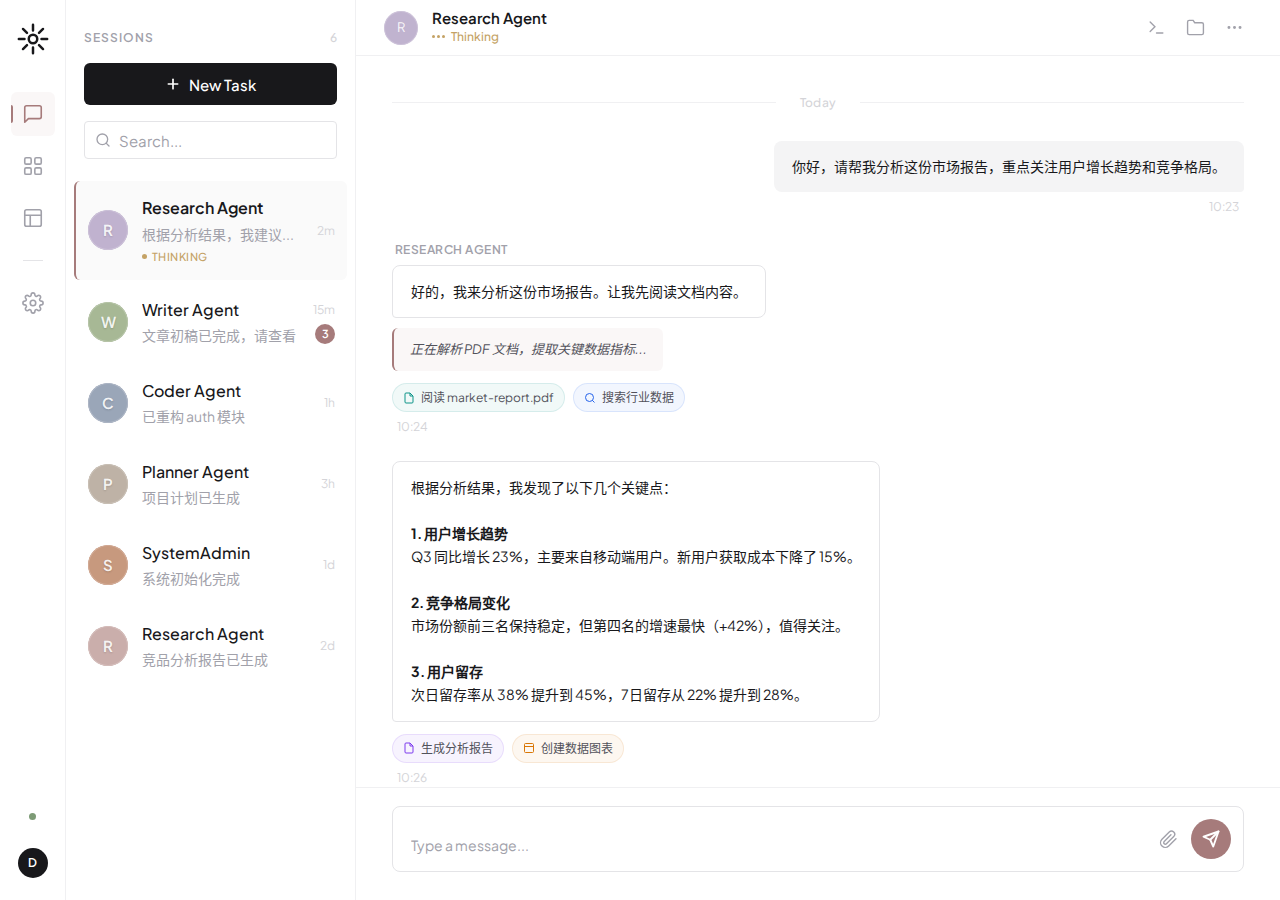
<file: design-preview/zen-v2.html>
<!DOCTYPE html>
<html lang="zh-CN">
<head>
<meta charset="UTF-8">
<meta name="viewport" content="width=device-width, initial-scale=1.0">
<title>AgentMatrix — Zen v2 Design</title>
<link rel="preconnect" href="https://fonts.googleapis.com">
<link href="https://fonts.googleapis.com/css2?family=Plus+Jakarta+Sans:wght@300;400;500;600;700&display=swap" rel="stylesheet">
<style>
  * { margin: 0; padding: 0; box-sizing: border-box; }

  :root {
    --surface-base: #FFFFFF;
    --surface-secondary: #FAFAFA;
    --surface-hover: #F4F4F5;
    --surface-active: #EDEDEF;
    --border: #E4E4E7;
    --border-light: #F0F0F2;
    --border-strong: #D4D4D8;
    --text-primary: #18181B;
    --text-secondary: #52525B;
    --text-tertiary: #A1A1AA;
    --text-quaternary: #D4D4D8;

    /* Main accent: warm muted rose */
    --accent: #A67B7B;
    --accent-hover: #8E6666;
    --accent-soft: rgba(166,123,123,0.06);
    --accent-medium: rgba(166,123,123,0.12);

    /* Semantic colors */
    --success: #7D9B76;
    --success-soft: rgba(125,155,118,0.08);
    --warning: #C4A265;
    --warning-soft: rgba(196,162,101,0.08);
    --error: #B57171;
    --error-soft: rgba(181,113,113,0.08);
    --info: #7B8FA1;
    --info-soft: rgba(123,143,161,0.08);

    /* Action pill colors (v1 palette) */
    --teal: #0D9488;
    --teal-soft: rgba(13,148,136,0.06);
    --violet: #7C3AED;
    --violet-soft: rgba(124,58,237,0.06);
    --amber: #D97706;
    --amber-soft: rgba(217,119,6,0.06);
    --blue: #2563EB;
    --blue-soft: rgba(37,99,235,0.06);

    /* Morandi avatar colors */
    --morandi-rose: #C4A4A0;
    --morandi-sage: #9CAF88;
    --morandi-slate: #8E9AAF;
    --morandi-mauve: #B8A9C9;
    --morandi-taupe: #B5A89A;
    --morandi-terracotta: #C08B6E;
    --morandi-olive: #A8B09A;
    --morandi-blue: #7B8FA1;

    --radius-sm: 4px;
    --radius-md: 6px;
    --radius-lg: 8px;
    --radius-full: 9999px;
    --shadow-sm: 0 1px 2px rgba(0,0,0,0.03);
    --shadow-md: 0 2px 8px rgba(0,0,0,0.04);
  }

  body {
    font-family: 'Plus Jakarta Sans', -apple-system, BlinkMacSystemFont, 'Noto Sans SC', sans-serif;
    background: var(--surface-base);
    color: var(--text-primary);
    height: 100vh;
    overflow: hidden;
    font-size: 16px;
    line-height: 1.6;
    -webkit-font-smoothing: antialiased;
  }

  .app {
    display: flex;
    height: 100vh;
  }

  /* ─── Nav Rail ─── */
  .nav-rail {
    width: 66px;
    display: flex;
    flex-direction: column;
    align-items: center;
    padding: 22px 0;
    gap: 8px;
    border-right: 1px solid var(--border-light);
    background: var(--surface-base);
  }

  .nav-logo {
    width: 34px;
    height: 34px;
    margin-bottom: 28px;
    color: var(--text-primary);
  }

  .nav-item {
    width: 44px;
    height: 44px;
    border-radius: var(--radius-md);
    display: flex;
    align-items: center;
    justify-content: center;
    cursor: pointer;
    transition: all 0.15s ease;
    color: var(--text-tertiary);
    position: relative;
  }

  .nav-item:hover { color: var(--text-primary); background: var(--surface-hover); }

  .nav-item.active {
    color: var(--accent);
    background: var(--accent-soft);
  }

  .nav-item.active::after {
    content: '';
    position: absolute;
    left: 0;
    top: 50%;
    transform: translateY(-50%);
    width: 2px;
    height: 18px;
    background: var(--accent);
    border-radius: 0 2px 2px 0;
  }

  .nav-item svg { width: 22px; height: 22px; stroke-width: 1.75; }

  .nav-badge {
    position: absolute;
    top: 7px;
    right: 7px;
    width: 7px;
    height: 7px;
    background: var(--error);
    border-radius: 50%;
    border: 2px solid white;
  }

  .nav-divider {
    width: 20px;
    height: 1px;
    background: var(--border);
    margin: 12px 0;
  }

  .nav-spacer { flex: 1; }

  .nav-status { padding: 10px 0; }

  .status-dot {
    width: 7px;
    height: 7px;
    border-radius: 50%;
    background: var(--success);
  }

  .nav-avatar {
    width: 30px;
    height: 30px;
    border-radius: 50%;
    background: var(--text-primary);
    display: flex;
    align-items: center;
    justify-content: center;
    font-size: 12px;
    font-weight: 600;
    color: white;
    cursor: pointer;
    margin-top: 10px;
  }

  /* ─── Session Panel ─── */
  .session-panel {
    width: 290px;
    display: flex;
    flex-direction: column;
    border-right: 1px solid var(--border-light);
    background: var(--surface-base);
  }

  .session-header {
    padding: 28px 18px 18px;
    display: flex;
    flex-direction: column;
    gap: 16px;
  }

  .session-header-top {
    display: flex;
    align-items: center;
    justify-content: space-between;
  }

  .session-title {
    font-size: 12px;
    font-weight: 600;
    color: var(--text-tertiary);
    text-transform: uppercase;
    letter-spacing: 0.08em;
  }

  .session-count {
    font-size: 12px;
    color: var(--text-quaternary);
    font-weight: 500;
  }

  .btn-new-task {
    height: 42px;
    padding: 0 18px;
    border-radius: var(--radius-md);
    background: var(--text-primary);
    color: white;
    border: none;
    font-size: 15px;
    font-weight: 500;
    cursor: pointer;
    display: flex;
    align-items: center;
    gap: 8px;
    transition: all 0.15s ease;
    width: 100%;
    justify-content: center;
    font-family: inherit;
  }

  .btn-new-task:hover {
    background: #27272A;
    transform: translateY(-1px);
    box-shadow: var(--shadow-md);
  }

  .search-box { position: relative; }

  .search-box input {
    width: 100%;
    height: 38px;
    padding: 0 14px 0 34px;
    border: 1px solid var(--border);
    border-radius: var(--radius-sm);
    background: transparent;
    font-size: 15px;
    color: var(--text-primary);
    outline: none;
    transition: all 0.15s ease;
    font-family: inherit;
  }

  .search-box input:focus { border-color: var(--text-primary); }
  .search-box input::placeholder { color: var(--text-tertiary); }

  .search-box svg {
    position: absolute;
    left: 11px;
    top: 50%;
    transform: translateY(-50%);
    width: 16px;
    height: 16px;
    color: var(--text-tertiary);
  }

  .session-list {
    flex: 1;
    overflow-y: auto;
    padding: 4px 8px;
  }

  .session-list::-webkit-scrollbar { width: 3px; }
  .session-list::-webkit-scrollbar-track { background: transparent; }
  .session-list::-webkit-scrollbar-thumb { background: var(--border); border-radius: 3px; }

  .session-item {
    display: flex;
    align-items: center;
    gap: 14px;
    padding: 14px 12px;
    border-radius: var(--radius-md);
    cursor: pointer;
    transition: all 0.12s ease;
    margin-bottom: 3px;
    border-left: 2px solid transparent;
  }

  .session-item:hover { background: var(--surface-hover); }

  .session-item.active {
    background: var(--surface-secondary);
    border-left-color: var(--accent);
  }

  /* Frosted avatar */
  .session-avatar {
    width: 40px;
    height: 40px;
    border-radius: 50%;
    display: flex;
    align-items: center;
    justify-content: center;
    flex-shrink: 0;
    font-size: 15px;
    font-weight: 600;
    color: rgba(255,255,255,0.9);
    position: relative;
    overflow: hidden;
  }

  .session-avatar::before {
    content: '';
    position: absolute;
    inset: 0;
    border-radius: 50%;
    background: inherit;
    filter: blur(0.5px);
    opacity: 0.85;
  }

  .session-avatar::after {
    content: '';
    position: absolute;
    inset: 0;
    border-radius: 50%;
    background: rgba(255,255,255,0.12);
    border: 1px solid rgba(255,255,255,0.2);
  }

  .session-avatar span {
    position: relative;
    z-index: 1;
    text-shadow: 0 1px 2px rgba(0,0,0,0.15);
  }

  .session-info { flex: 1; min-width: 0; }

  .session-name {
    font-size: 16px;
    font-weight: 500;
    color: var(--text-primary);
    white-space: nowrap;
    overflow: hidden;
    text-overflow: ellipsis;
  }

  .session-preview {
    font-size: 14px;
    color: var(--text-tertiary);
    white-space: nowrap;
    overflow: hidden;
    text-overflow: ellipsis;
    margin-top: 2px;
  }

  .session-item.active .session-name { font-weight: 600; }

  .session-meta {
    display: flex;
    flex-direction: column;
    align-items: flex-end;
    gap: 5px;
    flex-shrink: 0;
  }

  .session-time { font-size: 12px; color: var(--text-quaternary); }

  .session-unread {
    min-width: 20px;
    height: 20px;
    border-radius: var(--radius-full);
    background: var(--accent);
    color: white;
    font-size: 11px;
    font-weight: 600;
    display: flex;
    align-items: center;
    justify-content: center;
    padding: 0 6px;
  }

  .session-status {
    display: flex;
    align-items: center;
    gap: 5px;
    margin-top: 3px;
  }

  .session-status-dot { width: 5px; height: 5px; border-radius: 50%; }

  .session-status-text {
    font-size: 11px;
    font-weight: 500;
    text-transform: uppercase;
    letter-spacing: 0.04em;
  }

  /* ─── Chat Area ─── */
  .chat-area {
    flex: 1;
    display: flex;
    flex-direction: column;
    min-width: 0;
    background: var(--surface-base);
  }

  .chat-topbar {
    height: 56px;
    display: flex;
    align-items: center;
    justify-content: space-between;
    padding: 0 28px;
    border-bottom: 1px solid var(--border-light);
  }

  .chat-topbar-left {
    display: flex;
    align-items: center;
    gap: 14px;
  }

  /* Frosted agent avatar */
  .chat-agent-avatar {
    width: 34px;
    height: 34px;
    border-radius: 50%;
    background: var(--morandi-mauve);
    display: flex;
    align-items: center;
    justify-content: center;
    color: rgba(255,255,255,0.9);
    font-size: 13px;
    position: relative;
    overflow: hidden;
  }

  .chat-agent-avatar::after {
    content: '';
    position: absolute;
    inset: 0;
    border-radius: 50%;
    background: rgba(255,255,255,0.12);
    border: 1px solid rgba(255,255,255,0.2);
  }

  .chat-agent-info { display: flex; flex-direction: column; }

  .chat-agent-name {
    font-size: 15px;
    font-weight: 600;
    color: var(--text-primary);
    line-height: 1.2;
  }

  .chat-agent-status {
    display: flex;
    align-items: center;
    gap: 6px;
    font-size: 12px;
    color: var(--warning);
    font-weight: 500;
  }

  .thinking-indicator {
    display: flex;
    gap: 2px;
    align-items: center;
  }

  .thinking-dot {
    width: 3px;
    height: 3px;
    border-radius: 50%;
    background: var(--warning);
    animation: thinking-bounce 1.4s ease-in-out infinite;
  }

  .thinking-dot:nth-child(2) { animation-delay: 0.2s; }
  .thinking-dot:nth-child(3) { animation-delay: 0.4s; }

  @keyframes thinking-bounce {
    0%, 80%, 100% { transform: translateY(0); opacity: 0.3; }
    40% { transform: translateY(-3px); opacity: 1; }
  }

  .chat-topbar-right {
    display: flex;
    align-items: center;
    gap: 3px;
  }

  .toolbar-btn {
    width: 36px;
    height: 36px;
    border-radius: var(--radius-sm);
    border: none;
    background: transparent;
    color: var(--text-tertiary);
    cursor: pointer;
    display: flex;
    align-items: center;
    justify-content: center;
    transition: all 0.12s ease;
  }

  .toolbar-btn:hover {
    background: var(--surface-hover);
    color: var(--text-primary);
  }

  .toolbar-btn svg { width: 19px; height: 19px; stroke-width: 1.75; }

  /* ─── Messages ─── */
  .chat-messages {
    flex: 1;
    overflow-y: auto;
    padding: 32px 36px;
    display: flex;
    flex-direction: column;
    gap: 24px;
  }

  .chat-messages::-webkit-scrollbar { width: 4px; }
  .chat-messages::-webkit-scrollbar-track { background: transparent; }
  .chat-messages::-webkit-scrollbar-thumb { background: var(--border); border-radius: 4px; }

  .message {
    display: flex;
    flex-direction: column;
    max-width: 68%;
    animation: msg-in 0.25s ease;
  }

  @keyframes msg-in {
    from { opacity: 0; transform: translateY(6px); }
    to { opacity: 1; transform: translateY(0); }
  }

  .message.user { align-self: flex-end; align-items: flex-end; }
  .message.agent { align-self: flex-start; align-items: flex-start; }
  .message.system { align-self: center; align-items: center; }

  .message-sender {
    font-size: 12px;
    font-weight: 600;
    color: var(--text-tertiary);
    margin-bottom: 5px;
    padding: 0 3px;
    text-transform: uppercase;
    letter-spacing: 0.04em;
  }

  .message-bubble {
    padding: 14px 18px;
    font-size: 14px;
    line-height: 1.65;
  }

  .message.user .message-bubble {
    background: var(--surface-hover);
    color: var(--text-primary);
    border-radius: var(--radius-lg) var(--radius-lg) var(--radius-sm) var(--radius-lg);
  }

  .message.agent .message-bubble {
    background: var(--surface-base);
    color: var(--text-primary);
    border-radius: var(--radius-lg) var(--radius-lg) var(--radius-lg) var(--radius-sm);
    border: 1px solid var(--border);
  }

  .message-time {
    font-size: 12px;
    color: var(--text-quaternary);
    margin-top: 5px;
    padding: 0 5px;
  }

  .message-thought {
    margin-top: 10px;
    padding: 12px 16px;
    border-radius: var(--radius-md);
    background: var(--accent-soft);
    border-left: 2px solid var(--accent);
    font-size: 13px;
    color: var(--text-secondary);
    font-style: italic;
    line-height: 1.5;
  }

  .message-actions {
    display: flex;
    flex-wrap: wrap;
    gap: 8px;
    margin-top: 12px;
  }

  .action-pill {
    display: inline-flex;
    align-items: center;
    gap: 6px;
    padding: 4px 10px;
    border-radius: var(--radius-full);
    background: var(--surface-secondary);
    border: 1px solid var(--border);
    font-size: 12px;
    color: var(--text-secondary);
    transition: all 0.12s ease;
    cursor: default;
  }

  .action-pill:hover {
    border-color: var(--border-strong);
    background: var(--surface-hover);
  }

  .action-pill svg { width: 12px; height: 12px; }

  .action-pill.teal { background: var(--teal-soft); border-color: rgba(13,148,136,0.12); }
  .action-pill.teal svg { color: var(--teal); }
  .action-pill.violet { background: var(--violet-soft); border-color: rgba(124,58,237,0.12); }
  .action-pill.violet svg { color: var(--violet); }
  .action-pill.amber { background: var(--amber-soft); border-color: rgba(217,119,6,0.12); }
  .action-pill.amber svg { color: var(--amber); }
  .action-pill.blue { background: var(--blue-soft); border-color: rgba(37,99,235,0.12); }
  .action-pill.blue svg { color: var(--blue); }

  .message.system .message-bubble {
    background: transparent;
    font-size: 13px;
    color: var(--text-quaternary);
    padding: 5px 0;
  }

  /* ─── Ask User ─── */
  .ask-user-block {
    margin-top: 12px;
    padding: 18px;
    border-radius: var(--radius-lg);
    background: var(--warning-soft);
    border: 1px solid rgba(196,162,101,0.15);
  }

  .ask-user-label {
    font-size: 11px;
    font-weight: 700;
    color: var(--warning);
    text-transform: uppercase;
    letter-spacing: 0.08em;
    margin-bottom: 12px;
    display: flex;
    align-items: center;
    gap: 6px;
  }

  .ask-user-question {
    font-size: 14px;
    color: var(--text-primary);
    margin-bottom: 14px;
    font-weight: 500;
  }

  .ask-user-options {
    display: flex;
    gap: 10px;
    flex-wrap: wrap;
  }

  .ask-option-btn {
    padding: 8px 16px;
    border-radius: var(--radius-full);
    border: 1px solid var(--border);
    background: white;
    font-size: 13px;
    color: var(--text-primary);
    cursor: pointer;
    transition: all 0.12s ease;
    font-family: inherit;
    font-weight: 500;
  }

  .ask-option-btn:hover {
    border-color: var(--accent);
    color: var(--accent);
    background: var(--accent-soft);
  }

  .attachment-tag {
    display: inline-flex;
    align-items: center;
    gap: 6px;
    padding: 6px 12px;
    border-radius: var(--radius-sm);
    background: var(--info-soft);
    font-size: 12px;
    color: var(--info);
    margin-top: 10px;
    font-weight: 500;
  }

  .attachment-tag svg { width: 13px; height: 13px; }

  .message.agent-comm .message-bubble {
    background: transparent;
    border: none;
    font-size: 12px;
    color: var(--text-quaternary);
    font-style: italic;
    text-align: center;
    padding: 8px 0;
    border-top: 1px dashed var(--border);
    border-bottom: 1px dashed var(--border);
    border-radius: 0;
    width: 100%;
  }

  /* ─── Input Area ─── */
  .chat-input-area {
    padding: 18px 36px 28px;
    border-top: 1px solid var(--border-light);
  }

  .chat-input-wrapper {
    display: flex;
    align-items: flex-end;
    gap: 12px;
    border: 1px solid var(--border);
    border-radius: var(--radius-lg);
    padding: 12px 12px 12px 18px;
    transition: all 0.15s ease;
  }

  .chat-input-wrapper:focus-within {
    border-color: var(--text-primary);
  }

  .chat-input-wrapper textarea {
    flex: 1;
    border: none;
    outline: none;
    resize: none;
    font-family: inherit;
    font-size: 14px;
    line-height: 1.5;
    color: var(--text-primary);
    background: transparent;
    min-height: 24px;
    max-height: 120px;
  }

  .chat-input-wrapper textarea::placeholder { color: var(--text-tertiary); }

  .input-actions {
    display: flex;
    align-items: center;
    gap: 5px;
    flex-shrink: 0;
  }

  .input-btn {
    width: 36px;
    height: 36px;
    border-radius: var(--radius-sm);
    border: none;
    background: transparent;
    color: var(--text-tertiary);
    cursor: pointer;
    display: flex;
    align-items: center;
    justify-content: center;
    transition: all 0.12s ease;
  }

  .input-btn:hover { color: var(--text-primary); background: var(--surface-hover); }

  .input-btn svg { width: 19px; height: 19px; stroke-width: 1.75; }

  .btn-send {
    width: 40px;
    height: 40px;
    border-radius: 50%;
    border: none;
    background: var(--accent);
    color: white;
    cursor: pointer;
    display: flex;
    align-items: center;
    justify-content: center;
    transition: all 0.15s ease;
  }

  .btn-send:hover {
    background: var(--accent-hover);
    transform: scale(1.05);
  }

  .btn-send svg { width: 18px; height: 18px; stroke-width: 2.5; }

  /* ─── Date separator ─── */
  .date-separator {
    display: flex;
    align-items: center;
    gap: 24px;
    padding: 5px 0;
  }

  .date-separator::before,
  .date-separator::after {
    content: '';
    flex: 1;
    height: 1px;
    background: var(--border-light);
  }

  .date-separator span {
    font-size: 12px;
    color: var(--text-quaternary);
    font-weight: 500;
    letter-spacing: 0.02em;
  }
</style>
</head>
<body>
<div class="app">

  <!-- ─── Nav Rail ─── -->
  <nav class="nav-rail">
    <svg class="nav-logo" viewBox="0 0 24 24" fill="none" stroke="currentColor" stroke-width="1.75" stroke-linecap="round">
      <circle cx="12" cy="12" r="3"/>
      <path d="M12 2v4M12 18v4M2 12h4M18 12h4"/>
      <path d="M4.93 4.93l2.83 2.83M16.24 16.24l2.83 2.83M4.93 19.07l2.83-2.83M16.24 7.76l2.83-2.83"/>
    </svg>

    <div class="nav-item active" title="Collab">
      <svg viewBox="0 0 24 24" fill="none" stroke="currentColor" stroke-linecap="round" stroke-linejoin="round">
        <path d="M21 15a2 2 0 0 1-2 2H7l-4 4V5a2 2 0 0 1 2-2h14a2 2 0 0 1 2 2z"/>
      </svg>
    </div>

    <div class="nav-item" title="Agents">
      <svg viewBox="0 0 24 24" fill="none" stroke="currentColor" stroke-linecap="round">
        <rect x="3" y="3" width="7" height="7" rx="1.5"/>
        <rect x="14" y="3" width="7" height="7" rx="1.5"/>
        <rect x="3" y="14" width="7" height="7" rx="1.5"/>
        <rect x="14" y="14" width="7" height="7" rx="1.5"/>
      </svg>
    </div>

    <div class="nav-item" title="Dashboard">
      <svg viewBox="0 0 24 24" fill="none" stroke="currentColor" stroke-linecap="round">
        <rect x="3" y="3" width="18" height="18" rx="2"/>
        <path d="M3 9h18M9 21V9"/>
      </svg>
    </div>

    <div class="nav-divider"></div>

    <div class="nav-item" title="Settings">
      <svg viewBox="0 0 24 24" fill="none" stroke="currentColor" stroke-linecap="round">
        <circle cx="12" cy="12" r="3"/>
        <path d="M19.4 15a1.65 1.65 0 0 0 .33 1.82l.06.06a2 2 0 0 1 0 2.83 2 2 0 0 1-2.83 0l-.06-.06a1.65 1.65 0 0 0-1.82-.33 1.65 1.65 0 0 0-1 1.51V21a2 2 0 0 1-4 0v-.09A1.65 1.65 0 0 0 9 19.4a1.65 1.65 0 0 0-1.82.33l-.06.06a2 2 0 0 1-2.83 0 2 2 0 0 1 0-2.83l.06-.06A1.65 1.65 0 0 0 4.68 15a1.65 1.65 0 0 0-1.51-1H3a2 2 0 0 1 0-4h.09A1.65 1.65 0 0 0 4.6 9a1.65 1.65 0 0 0-.33-1.82l-.06-.06a2 2 0 0 1 0-2.83 2 2 0 0 1 2.83 0l.06.06A1.65 1.65 0 0 0 9 4.68a1.65 1.65 0 0 0 1-1.51V3a2 2 0 0 1 4 0v.09a1.65 1.65 0 0 0 1 1.51 1.65 1.65 0 0 0 1.82-.33l.06-.06a2 2 0 0 1 2.83 0 2 2 0 0 1 0 2.83l-.06.06A1.65 1.65 0 0 0 19.4 9a1.65 1.65 0 0 0 1.51 1H21a2 2 0 0 1 0 4h-.09a1.65 1.65 0 0 0-1.51 1z"/>
      </svg>
    </div>

    <div class="nav-spacer"></div>

    <div class="nav-status">
      <div class="status-dot" title="Connected"></div>
    </div>

    <div class="nav-avatar" title="User">D</div>
  </nav>

  <!-- ─── Session Panel ─── -->
  <aside class="session-panel">
    <div class="session-header">
      <div class="session-header-top">
        <span class="session-title">Sessions</span>
        <span class="session-count">6</span>
      </div>
      <button class="btn-new-task">
        <svg width="16" height="16" viewBox="0 0 24 24" fill="none" stroke="currentColor" stroke-width="2.5" stroke-linecap="round"><line x1="12" y1="5" x2="12" y2="19"/><line x1="5" y1="12" x2="19" y2="12"/></svg>
        New Task
      </button>
      <div class="search-box">
        <svg viewBox="0 0 24 24" fill="none" stroke="currentColor" stroke-width="2" stroke-linecap="round"><circle cx="11" cy="11" r="8"/><line x1="21" y1="21" x2="16.65" y2="16.65"/></svg>
        <input type="text" placeholder="Search...">
      </div>
    </div>

    <div class="session-list">
      <!-- Active: Morandi mauve -->
      <div class="session-item active">
        <div class="session-avatar" style="background: var(--morandi-mauve);">
          <span>R</span>
        </div>
        <div class="session-info">
          <div class="session-name">Research Agent</div>
          <div class="session-preview">根据分析结果，我建议...</div>
          <div class="session-status">
            <div class="session-status-dot" style="background: var(--warning);"></div>
            <span class="session-status-text" style="color: var(--warning);">Thinking</span>
          </div>
        </div>
        <div class="session-meta">
          <span class="session-time">2m</span>
        </div>
      </div>

      <!-- Unread: Morandi sage -->
      <div class="session-item">
        <div class="session-avatar" style="background: var(--morandi-sage);">
          <span>W</span>
        </div>
        <div class="session-info">
          <div class="session-name">Writer Agent</div>
          <div class="session-preview">文章初稿已完成，请查看</div>
        </div>
        <div class="session-meta">
          <span class="session-time">15m</span>
          <div class="session-unread">3</div>
        </div>
      </div>

      <!-- Normal: Morandi slate -->
      <div class="session-item">
        <div class="session-avatar" style="background: var(--morandi-slate);">
          <span>C</span>
        </div>
        <div class="session-info">
          <div class="session-name">Coder Agent</div>
          <div class="session-preview">已重构 auth 模块</div>
        </div>
        <div class="session-meta">
          <span class="session-time">1h</span>
        </div>
      </div>

      <!-- Morandi taupe -->
      <div class="session-item">
        <div class="session-avatar" style="background: var(--morandi-taupe);">
          <span>P</span>
        </div>
        <div class="session-info">
          <div class="session-name">Planner Agent</div>
          <div class="session-preview">项目计划已生成</div>
        </div>
        <div class="session-meta">
          <span class="session-time">3h</span>
        </div>
      </div>

      <!-- Morandi terracotta -->
      <div class="session-item">
        <div class="session-avatar" style="background: var(--morandi-terracotta);">
          <span>S</span>
        </div>
        <div class="session-info">
          <div class="session-name">SystemAdmin</div>
          <div class="session-preview">系统初始化完成</div>
        </div>
        <div class="session-meta">
          <span class="session-time">1d</span>
        </div>
      </div>

      <!-- Morandi rose -->
      <div class="session-item">
        <div class="session-avatar" style="background: var(--morandi-rose);">
          <span>R</span>
        </div>
        <div class="session-info">
          <div class="session-name">Research Agent</div>
          <div class="session-preview">竞品分析报告已生成</div>
        </div>
        <div class="session-meta">
          <span class="session-time">2d</span>
        </div>
      </div>
    </div>
  </aside>

  <!-- ─── Chat Area ─── -->
  <main class="chat-area">
    <div class="chat-topbar">
      <div class="chat-topbar-left">
        <div class="chat-agent-avatar" style="background: var(--morandi-mauve);">
          <span>R</span>
        </div>
        <div class="chat-agent-info">
          <div class="chat-agent-name">Research Agent</div>
          <div class="chat-agent-status">
            <div class="thinking-indicator">
              <span class="thinking-dot"></span>
              <span class="thinking-dot"></span>
              <span class="thinking-dot"></span>
            </div>
            Thinking
          </div>
        </div>
      </div>
      <div class="chat-topbar-right">
        <button class="toolbar-btn" title="Terminal">
          <svg viewBox="0 0 24 24" fill="none" stroke="currentColor" stroke-linecap="round"><polyline points="4 17 10 11 4 5"/><line x1="12" y1="19" x2="20" y2="19"/></svg>
        </button>
        <button class="toolbar-btn" title="Files">
          <svg viewBox="0 0 24 24" fill="none" stroke="currentColor" stroke-linecap="round"><path d="M22 19a2 2 0 0 1-2 2H4a2 2 0 0 1-2-2V5a2 2 0 0 1 2-2h5l2 3h9a2 2 0 0 1 2 2z"/></svg>
        </button>
        <button class="toolbar-btn" title="More">
          <svg viewBox="0 0 24 24" fill="none" stroke="currentColor" stroke-linecap="round"><circle cx="12" cy="12" r="1"/><circle cx="19" cy="12" r="1"/><circle cx="5" cy="12" r="1"/></svg>
        </button>
      </div>
    </div>

    <div class="chat-messages">
      <div class="date-separator"><span>Today</span></div>

      <div class="message user">
        <div class="message-bubble">你好，请帮我分析这份市场报告，重点关注用户增长趋势和竞争格局。</div>
        <div class="message-time">10:23</div>
      </div>

      <div class="message agent">
        <div class="message-sender">Research Agent</div>
        <div class="message-bubble">
          好的，我来分析这份市场报告。让我先阅读文档内容。
        </div>
        <div class="message-thought">
          正在解析 PDF 文档，提取关键数据指标...
        </div>
        <div class="message-actions">
          <span class="action-pill teal">
            <svg viewBox="0 0 24 24" fill="none" stroke="currentColor" stroke-width="2"><path d="M14 2H6a2 2 0 0 0-2 2v16a2 2 0 0 0 2 2h12a2 2 0 0 0 2-2V8z"/><polyline points="14 2 14 8 20 8"/></svg>
            阅读 market-report.pdf
          </span>
          <span class="action-pill blue">
            <svg viewBox="0 0 24 24" fill="none" stroke="currentColor" stroke-width="2"><circle cx="11" cy="11" r="8"/><line x1="21" y1="21" x2="16.65" y2="16.65"/></svg>
            搜索行业数据
          </span>
        </div>
        <div class="message-time">10:24</div>
      </div>

      <div class="message agent">
        <div class="message-bubble">
          根据分析结果，我发现了以下几个关键点：<br><br>
          <strong>1. 用户增长趋势</strong><br>
          Q3 同比增长 23%，主要来自移动端用户。新用户获取成本下降了 15%。<br><br>
          <strong>2. 竞争格局变化</strong><br>
          市场份额前三名保持稳定，但第四名的增速最快（+42%），值得关注。<br><br>
          <strong>3. 用户留存</strong><br>
          次日留存率从 38% 提升到 45%，7日留存从 22% 提升到 28%。
        </div>
        <div class="message-actions">
          <span class="action-pill violet">
            <svg viewBox="0 0 24 24" fill="none" stroke="currentColor" stroke-width="2"><path d="M14 2H6a2 2 0 0 0-2 2v16a2 2 0 0 0 2 2h12a2 2 0 0 0 2-2V8z"/><polyline points="14 2 14 8 20 8"/></svg>
            生成分析报告
          </span>
          <span class="action-pill amber">
            <svg viewBox="0 0 24 24" fill="none" stroke="currentColor" stroke-width="2"><rect x="3" y="3" width="18" height="18" rx="2"/><path d="M3 9h18"/></svg>
            创建数据图表
          </span>
        </div>
        <div class="message-time">10:26</div>
      </div>

      <div class="message user">
        <div class="message-bubble">很好，能深入分析一下第四名的竞争策略吗？他们增速这么快的原因是什么？</div>
        <div class="message-time">10:28</div>
      </div>

      <div class="message agent">
        <div class="message-bubble">
          我找到了一些关于第四名公司的数据。在深入分析之前，我想确认一下分析的重点方向：
        </div>
        <div class="ask-user-block">
          <div class="ask-user-label">
            <svg width="13" height="13" viewBox="0 0 24 24" fill="none" stroke="currentColor" stroke-width="2.5"><circle cx="12" cy="12" r="10"/><path d="M9.09 9a3 3 0 0 1 5.83 1c0 2-3 3-3 3"/><line x1="12" y1="17" x2="12.01" y2="17"/></svg>
            Question
          </div>
          <div class="ask-user-question">你希望重点关注哪个方面？</div>
          <div class="ask-user-options">
            <button class="ask-option-btn">产品差异化策略</button>
            <button class="ask-option-btn">市场推广方式</button>
            <button class="ask-option-btn">技术架构优势</button>
            <button class="ask-option-btn">全面分析</button>
          </div>
        </div>
        <div class="message-time">10:29</div>
      </div>

      <div class="message agent-comm">
        <div class="message-bubble">
          Research Agent → Writer Agent: 请准备接收市场分析数据
        </div>
      </div>

      <div class="message user">
        <div class="message-bubble">全面分析吧，另外我把他们最近的产品发布会资料也传上来了。</div>
        <div class="attachment-tag">
          <svg viewBox="0 0 24 24" fill="none" stroke="currentColor" stroke-width="2"><path d="M21.44 11.05l-9.19 9.19a6 6 0 0 1-8.49-8.49l9.19-9.19a4 4 0 0 1 5.66 5.66l-9.2 9.19a2 2 0 0 1-2.83-2.83l8.49-8.48"/></svg>
          competitor-launch.pdf (2.3 MB)
        </div>
        <div class="message-time">10:31</div>
      </div>

      <div class="message agent">
        <div class="message-bubble">
          收到！我现在开始全面分析，包括产品策略、市场推广、技术架构三个维度。预计需要几分钟时间完成深度分析。
        </div>
        <div class="message-thought">
          正在分析 competitor-launch.pdf，提取关键信息... 同步搜索公开市场数据...
        </div>
        <div class="message-actions">
          <span class="action-pill teal">
            <svg viewBox="0 0 24 24" fill="none" stroke="currentColor" stroke-width="2"><path d="M14 2H6a2 2 0 0 0-2 2v16a2 2 0 0 0 2 2h12a2 2 0 0 0 2-2V8z"/><polyline points="14 2 14 8 20 8"/></svg>
            阅读 competitor-launch.pdf
          </span>
          <span class="action-pill blue">
            <svg viewBox="0 0 24 24" fill="none" stroke="currentColor" stroke-width="2"><circle cx="11" cy="11" r="8"/><line x1="21" y1="21" x2="16.65" y2="16.65"/></svg>
            搜索发布会信息
          </span>
          <span class="action-pill amber">
            <svg viewBox="0 0 24 24" fill="none" stroke="currentColor" stroke-width="2"><polyline points="22 12 18 12 15 21 9 3 6 12 2 12"/></svg>
            获取历史数据
          </span>
        </div>
        <div class="message-time">10:32</div>
      </div>
    </div>

    <div class="chat-input-area">
      <div class="chat-input-wrapper">
        <textarea rows="1" placeholder="Type a message..."></textarea>
        <div class="input-actions">
          <button class="input-btn" title="Attach file">
            <svg viewBox="0 0 24 24" fill="none" stroke="currentColor" stroke-linecap="round"><path d="M21.44 11.05l-9.19 9.19a6 6 0 0 1-8.49-8.49l9.19-9.19a4 4 0 0 1 5.66 5.66l-9.2 9.19a2 2 0 0 1-2.83-2.83l8.49-8.48"/></svg>
          </button>
          <button class="btn-send" title="Send">
            <svg viewBox="0 0 24 24" fill="none" stroke="currentColor" stroke-linecap="round" stroke-linejoin="round"><line x1="22" y1="2" x2="11" y2="13"/><polygon points="22 2 15 22 11 13 2 9 22 2"/></svg>
          </button>
        </div>
      </div>
    </div>
  </main>
</div>
</body>
</html>
</file>
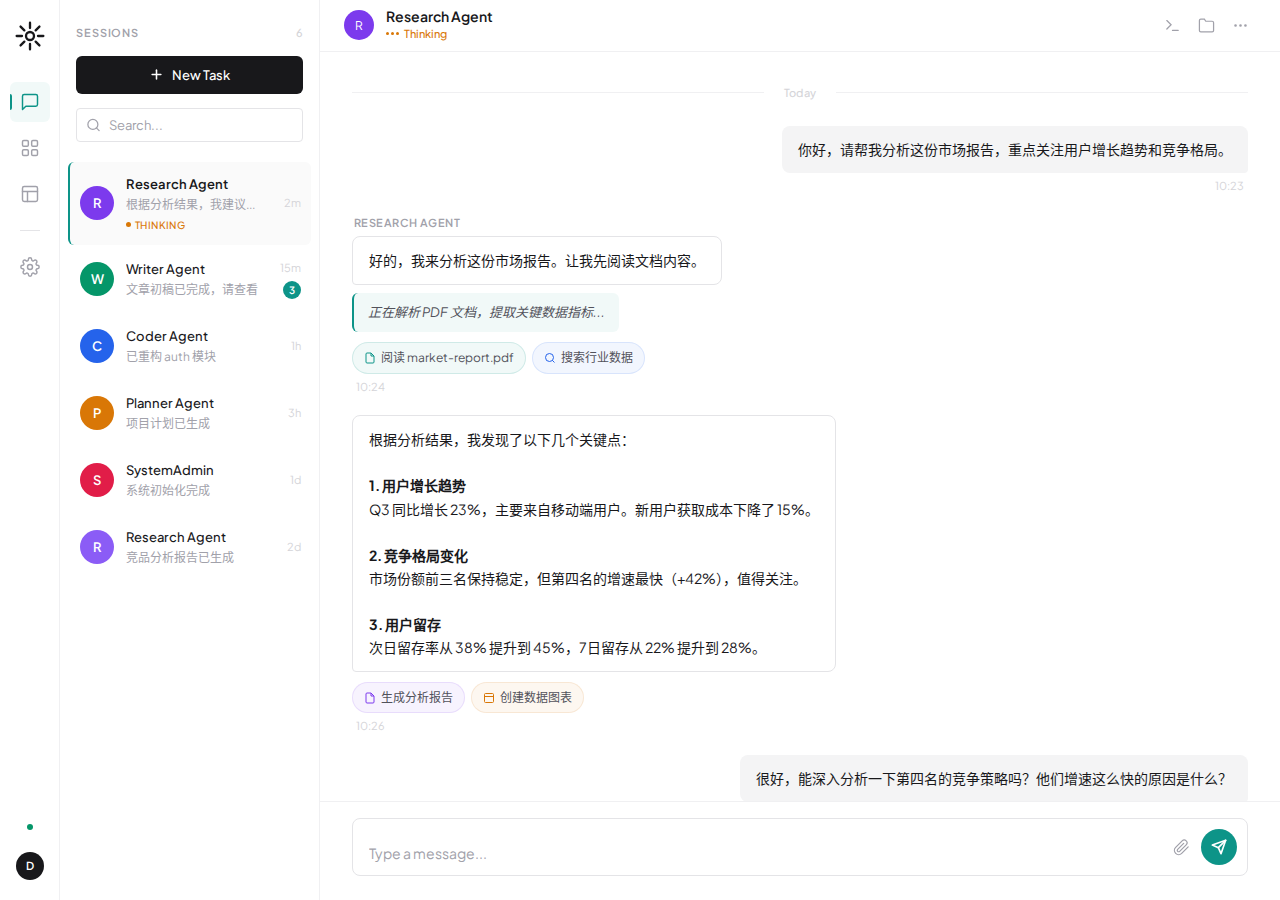
<file: design-preview/zen.html>
<!DOCTYPE html>
<html lang="zh-CN">
<head>
<meta charset="UTF-8">
<meta name="viewport" content="width=device-width, initial-scale=1.0">
<title>AgentMatrix — Zen Design</title>
<link rel="preconnect" href="https://fonts.googleapis.com">
<link href="https://fonts.googleapis.com/css2?family=Plus+Jakarta+Sans:wght@300;400;500;600;700&display=swap" rel="stylesheet">
<style>
  * { margin: 0; padding: 0; box-sizing: border-box; }

  :root {
    --surface-base: #FFFFFF;
    --surface-secondary: #FAFAFA;
    --surface-hover: #F4F4F5;
    --surface-active: #EDEDEF;
    --border: #E4E4E7;
    --border-light: #F0F0F2;
    --border-strong: #D4D4D8;
    --text-primary: #18181B;
    --text-secondary: #52525B;
    --text-tertiary: #A1A1AA;
    --text-quaternary: #D4D4D8;
    --accent: #0D9488;
    --accent-hover: #0F766E;
    --accent-soft: rgba(13,148,136,0.06);
    --accent-medium: rgba(13,148,136,0.12);
    --violet: #7C3AED;
    --violet-soft: rgba(124,58,237,0.06);
    --amber: #D97706;
    --amber-soft: rgba(217,119,6,0.06);
    --coral: #E11D48;
    --coral-soft: rgba(225,29,72,0.06);
    --blue: #2563EB;
    --blue-soft: rgba(37,99,235,0.06);
    --emerald: #059669;
    --emerald-soft: rgba(5,150,105,0.06);
    --rose: #E11D48;
    --radius-sm: 4px;
    --radius-md: 6px;
    --radius-lg: 8px;
    --radius-full: 9999px;
    --shadow-sm: 0 1px 2px rgba(0,0,0,0.03);
    --shadow-md: 0 2px 8px rgba(0,0,0,0.04);
  }

  body {
    font-family: 'Plus Jakarta Sans', -apple-system, BlinkMacSystemFont, 'Noto Sans SC', sans-serif;
    background: var(--surface-base);
    color: var(--text-primary);
    height: 100vh;
    overflow: hidden;
    font-size: 14px;
    line-height: 1.6;
    -webkit-font-smoothing: antialiased;
  }

  .app {
    display: flex;
    height: 100vh;
  }

  /* ─── Nav Rail ─── */
  .nav-rail {
    width: 60px;
    display: flex;
    flex-direction: column;
    align-items: center;
    padding: 20px 0;
    gap: 6px;
    border-right: 1px solid var(--border-light);
    background: var(--surface-base);
  }

  .nav-logo {
    width: 32px;
    height: 32px;
    margin-bottom: 24px;
    color: var(--text-primary);
  }

  .nav-item {
    width: 40px;
    height: 40px;
    border-radius: var(--radius-md);
    display: flex;
    align-items: center;
    justify-content: center;
    cursor: pointer;
    transition: all 0.15s ease;
    color: var(--text-tertiary);
    position: relative;
  }

  .nav-item:hover { color: var(--text-primary); background: var(--surface-hover); }

  .nav-item.active {
    color: var(--accent);
    background: var(--accent-soft);
  }

  .nav-item.active::after {
    content: '';
    position: absolute;
    left: 0;
    top: 50%;
    transform: translateY(-50%);
    width: 2px;
    height: 16px;
    background: var(--accent);
    border-radius: 0 2px 2px 0;
  }

  .nav-item svg { width: 20px; height: 20px; stroke-width: 1.75; }

  .nav-badge {
    position: absolute;
    top: 6px;
    right: 6px;
    width: 7px;
    height: 7px;
    background: var(--coral);
    border-radius: 50%;
    border: 2px solid white;
  }

  .nav-divider {
    width: 20px;
    height: 1px;
    background: var(--border);
    margin: 10px 0;
  }

  .nav-spacer { flex: 1; }

  .nav-status { padding: 8px 0; }

  .status-dot {
    width: 6px;
    height: 6px;
    border-radius: 50%;
    background: var(--emerald);
  }

  .nav-avatar {
    width: 28px;
    height: 28px;
    border-radius: 50%;
    background: var(--text-primary);
    display: flex;
    align-items: center;
    justify-content: center;
    font-size: 11px;
    font-weight: 600;
    color: white;
    cursor: pointer;
    margin-top: 8px;
  }

  /* ─── Session Panel ─── */
  .session-panel {
    width: 260px;
    display: flex;
    flex-direction: column;
    border-right: 1px solid var(--border-light);
    background: var(--surface-base);
  }

  .session-header {
    padding: 24px 16px 16px;
    display: flex;
    flex-direction: column;
    gap: 14px;
  }

  .session-header-top {
    display: flex;
    align-items: center;
    justify-content: space-between;
  }

  .session-title {
    font-size: 11px;
    font-weight: 600;
    color: var(--text-tertiary);
    text-transform: uppercase;
    letter-spacing: 0.08em;
  }

  .session-count {
    font-size: 11px;
    color: var(--text-quaternary);
    font-weight: 500;
  }

  .btn-new-task {
    height: 38px;
    padding: 0 16px;
    border-radius: var(--radius-md);
    background: var(--text-primary);
    color: white;
    border: none;
    font-size: 13px;
    font-weight: 500;
    cursor: pointer;
    display: flex;
    align-items: center;
    gap: 8px;
    transition: all 0.15s ease;
    width: 100%;
    justify-content: center;
    font-family: inherit;
  }

  .btn-new-task:hover {
    background: #27272A;
    transform: translateY(-1px);
    box-shadow: var(--shadow-md);
  }

  .search-box { position: relative; }

  .search-box input {
    width: 100%;
    height: 34px;
    padding: 0 12px 0 32px;
    border: 1px solid var(--border);
    border-radius: var(--radius-sm);
    background: transparent;
    font-size: 13px;
    color: var(--text-primary);
    outline: none;
    transition: all 0.15s ease;
    font-family: inherit;
  }

  .search-box input:focus {
    border-color: var(--text-primary);
  }

  .search-box input::placeholder { color: var(--text-tertiary); }

  .search-box svg {
    position: absolute;
    left: 10px;
    top: 50%;
    transform: translateY(-50%);
    width: 15px;
    height: 15px;
    color: var(--text-tertiary);
  }

  .session-list {
    flex: 1;
    overflow-y: auto;
    padding: 4px 8px;
  }

  .session-list::-webkit-scrollbar { width: 3px; }
  .session-list::-webkit-scrollbar-track { background: transparent; }
  .session-list::-webkit-scrollbar-thumb { background: var(--border); border-radius: 3px; }

  .session-item {
    display: flex;
    align-items: center;
    gap: 12px;
    padding: 12px 10px;
    border-radius: var(--radius-md);
    cursor: pointer;
    transition: all 0.12s ease;
    margin-bottom: 2px;
    border-left: 2px solid transparent;
  }

  .session-item:hover { background: var(--surface-hover); }

  .session-item.active {
    background: var(--surface-secondary);
    border-left-color: var(--accent);
  }

  .session-avatar {
    width: 34px;
    height: 34px;
    border-radius: 50%;
    display: flex;
    align-items: center;
    justify-content: center;
    flex-shrink: 0;
    font-size: 13px;
    font-weight: 600;
    color: white;
  }

  .session-info { flex: 1; min-width: 0; }

  .session-name {
    font-size: 13px;
    font-weight: 500;
    color: var(--text-primary);
    white-space: nowrap;
    overflow: hidden;
    text-overflow: ellipsis;
  }

  .session-preview {
    font-size: 12px;
    color: var(--text-tertiary);
    white-space: nowrap;
    overflow: hidden;
    text-overflow: ellipsis;
    margin-top: 1px;
  }

  .session-item.active .session-name { font-weight: 600; }

  .session-meta {
    display: flex;
    flex-direction: column;
    align-items: flex-end;
    gap: 4px;
    flex-shrink: 0;
  }

  .session-time { font-size: 11px; color: var(--text-quaternary); }

  .session-unread {
    min-width: 18px;
    height: 18px;
    border-radius: var(--radius-full);
    background: var(--accent);
    color: white;
    font-size: 10px;
    font-weight: 600;
    display: flex;
    align-items: center;
    justify-content: center;
    padding: 0 5px;
  }

  .session-status {
    display: flex;
    align-items: center;
    gap: 4px;
    margin-top: 2px;
  }

  .session-status-dot {
    width: 5px;
    height: 5px;
    border-radius: 50%;
  }

  .session-status-text {
    font-size: 10px;
    font-weight: 500;
    text-transform: uppercase;
    letter-spacing: 0.04em;
  }

  /* ─── Chat Area ─── */
  .chat-area {
    flex: 1;
    display: flex;
    flex-direction: column;
    min-width: 0;
    background: var(--surface-base);
  }

  .chat-topbar {
    height: 52px;
    display: flex;
    align-items: center;
    justify-content: space-between;
    padding: 0 24px;
    border-bottom: 1px solid var(--border-light);
  }

  .chat-topbar-left {
    display: flex;
    align-items: center;
    gap: 12px;
  }

  .chat-agent-avatar {
    width: 30px;
    height: 30px;
    border-radius: 50%;
    background: var(--violet);
    display: flex;
    align-items: center;
    justify-content: center;
    color: white;
    font-size: 12px;
  }

  .chat-agent-info { display: flex; flex-direction: column; }

  .chat-agent-name {
    font-size: 14px;
    font-weight: 600;
    color: var(--text-primary);
    line-height: 1.2;
  }

  .chat-agent-status {
    display: flex;
    align-items: center;
    gap: 5px;
    font-size: 11px;
    color: var(--amber);
    font-weight: 500;
  }

  .thinking-indicator {
    display: flex;
    gap: 2px;
    align-items: center;
  }

  .thinking-dot {
    width: 3px;
    height: 3px;
    border-radius: 50%;
    background: var(--amber);
    animation: thinking-bounce 1.4s ease-in-out infinite;
  }

  .thinking-dot:nth-child(2) { animation-delay: 0.2s; }
  .thinking-dot:nth-child(3) { animation-delay: 0.4s; }

  @keyframes thinking-bounce {
    0%, 80%, 100% { transform: translateY(0); opacity: 0.3; }
    40% { transform: translateY(-3px); opacity: 1; }
  }

  .chat-topbar-right {
    display: flex;
    align-items: center;
    gap: 2px;
  }

  .toolbar-btn {
    width: 32px;
    height: 32px;
    border-radius: var(--radius-sm);
    border: none;
    background: transparent;
    color: var(--text-tertiary);
    cursor: pointer;
    display: flex;
    align-items: center;
    justify-content: center;
    transition: all 0.12s ease;
  }

  .toolbar-btn:hover {
    background: var(--surface-hover);
    color: var(--text-primary);
  }

  .toolbar-btn svg { width: 17px; height: 17px; stroke-width: 1.75; }

  /* ─── Messages ─── */
  .chat-messages {
    flex: 1;
    overflow-y: auto;
    padding: 28px 32px;
    display: flex;
    flex-direction: column;
    gap: 20px;
  }

  .chat-messages::-webkit-scrollbar { width: 4px; }
  .chat-messages::-webkit-scrollbar-track { background: transparent; }
  .chat-messages::-webkit-scrollbar-thumb { background: var(--border); border-radius: 4px; }

  .message {
    display: flex;
    flex-direction: column;
    max-width: 68%;
    animation: msg-in 0.25s ease;
  }

  @keyframes msg-in {
    from { opacity: 0; transform: translateY(6px); }
    to { opacity: 1; transform: translateY(0); }
  }

  .message.user { align-self: flex-end; align-items: flex-end; }
  .message.agent { align-self: flex-start; align-items: flex-start; }
  .message.system { align-self: center; align-items: center; }

  .message-sender {
    font-size: 11px;
    font-weight: 600;
    color: var(--text-tertiary);
    margin-bottom: 4px;
    padding: 0 2px;
    text-transform: uppercase;
    letter-spacing: 0.04em;
  }

  .message-bubble {
    padding: 12px 16px;
    font-size: 14px;
    line-height: 1.65;
  }

  .message.user .message-bubble {
    background: var(--surface-hover);
    color: var(--text-primary);
    border-radius: var(--radius-lg) var(--radius-lg) var(--radius-sm) var(--radius-lg);
  }

  .message.agent .message-bubble {
    background: var(--surface-base);
    color: var(--text-primary);
    border-radius: var(--radius-lg) var(--radius-lg) var(--radius-lg) var(--radius-sm);
    border: 1px solid var(--border);
  }

  .message-time {
    font-size: 11px;
    color: var(--text-quaternary);
    margin-top: 4px;
    padding: 0 4px;
  }

  /* Agent thinking block */
  .message-thought {
    margin-top: 8px;
    padding: 10px 14px;
    border-radius: var(--radius-md);
    background: var(--accent-soft);
    border-left: 2px solid var(--accent);
    font-size: 13px;
    color: var(--text-secondary);
    font-style: italic;
    line-height: 1.5;
  }

  /* Action pills */
  .message-actions {
    display: flex;
    flex-wrap: wrap;
    gap: 6px;
    margin-top: 10px;
  }

  .action-pill {
    display: inline-flex;
    align-items: center;
    gap: 5px;
    padding: 5px 11px;
    border-radius: var(--radius-full);
    background: var(--surface-secondary);
    border: 1px solid var(--border);
    font-size: 12px;
    color: var(--text-secondary);
    transition: all 0.12s ease;
    cursor: default;
  }

  .action-pill:hover {
    border-color: var(--border-strong);
    background: var(--surface-hover);
  }

  .action-pill svg { width: 12px; height: 12px; }

  .action-pill.teal svg { color: var(--accent); }
  .action-pill.violet svg { color: var(--violet); }
  .action-pill.amber svg { color: var(--amber); }
  .action-pill.blue svg { color: var(--blue); }

  /* System message */
  .message.system .message-bubble {
    background: transparent;
    font-size: 12px;
    color: var(--text-quaternary);
    padding: 4px 0;
  }

  /* ─── Ask User inline ─── */
  .ask-user-block {
    margin-top: 10px;
    padding: 16px;
    border-radius: var(--radius-lg);
    background: var(--amber-soft);
    border: 1px solid rgba(217,119,6,0.12);
  }

  .ask-user-label {
    font-size: 10px;
    font-weight: 700;
    color: var(--amber);
    text-transform: uppercase;
    letter-spacing: 0.08em;
    margin-bottom: 10px;
    display: flex;
    align-items: center;
    gap: 5px;
  }

  .ask-user-question {
    font-size: 14px;
    color: var(--text-primary);
    margin-bottom: 12px;
    font-weight: 500;
  }

  .ask-user-options {
    display: flex;
    gap: 8px;
    flex-wrap: wrap;
  }

  .ask-option-btn {
    padding: 7px 14px;
    border-radius: var(--radius-full);
    border: 1px solid var(--border);
    background: white;
    font-size: 13px;
    color: var(--text-primary);
    cursor: pointer;
    transition: all 0.12s ease;
    font-family: inherit;
    font-weight: 500;
  }

  .ask-option-btn:hover {
    border-color: var(--accent);
    color: var(--accent);
    background: var(--accent-soft);
  }

  /* File attachment */
  .attachment-tag {
    display: inline-flex;
    align-items: center;
    gap: 5px;
    padding: 5px 10px;
    border-radius: var(--radius-sm);
    background: var(--blue-soft);
    font-size: 12px;
    color: var(--blue);
    margin-top: 8px;
    font-weight: 500;
  }

  .attachment-tag svg { width: 12px; height: 12px; }

  /* Agent to agent */
  .message.agent-comm .message-bubble {
    background: transparent;
    border: none;
    font-size: 11px;
    color: var(--text-quaternary);
    font-style: italic;
    text-align: center;
    padding: 6px 0;
    border-top: 1px dashed var(--border);
    border-bottom: 1px dashed var(--border);
    border-radius: 0;
    width: 100%;
  }

  /* ─── Input Area ─── */
  .chat-input-area {
    padding: 16px 32px 24px;
    border-top: 1px solid var(--border-light);
  }

  .chat-input-wrapper {
    display: flex;
    align-items: flex-end;
    gap: 10px;
    border: 1px solid var(--border);
    border-radius: var(--radius-lg);
    padding: 10px 10px 10px 16px;
    transition: all 0.15s ease;
  }

  .chat-input-wrapper:focus-within {
    border-color: var(--text-primary);
  }

  .chat-input-wrapper textarea {
    flex: 1;
    border: none;
    outline: none;
    resize: none;
    font-family: inherit;
    font-size: 14px;
    line-height: 1.5;
    color: var(--text-primary);
    background: transparent;
    min-height: 22px;
    max-height: 120px;
  }

  .chat-input-wrapper textarea::placeholder { color: var(--text-tertiary); }

  .input-actions {
    display: flex;
    align-items: center;
    gap: 4px;
    flex-shrink: 0;
  }

  .input-btn {
    width: 32px;
    height: 32px;
    border-radius: var(--radius-sm);
    border: none;
    background: transparent;
    color: var(--text-tertiary);
    cursor: pointer;
    display: flex;
    align-items: center;
    justify-content: center;
    transition: all 0.12s ease;
  }

  .input-btn:hover { color: var(--text-primary); background: var(--surface-hover); }

  .input-btn svg { width: 17px; height: 17px; stroke-width: 1.75; }

  .btn-send {
    width: 36px;
    height: 36px;
    border-radius: 50%;
    border: none;
    background: var(--accent);
    color: white;
    cursor: pointer;
    display: flex;
    align-items: center;
    justify-content: center;
    transition: all 0.15s ease;
  }

  .btn-send:hover {
    background: var(--accent-hover);
    transform: scale(1.05);
  }

  .btn-send svg { width: 16px; height: 16px; stroke-width: 2.5; }

  /* ─── Date separator ─── */
  .date-separator {
    display: flex;
    align-items: center;
    gap: 20px;
    padding: 4px 0;
  }

  .date-separator::before,
  .date-separator::after {
    content: '';
    flex: 1;
    height: 1px;
    background: var(--border-light);
  }

  .date-separator span {
    font-size: 11px;
    color: var(--text-quaternary);
    font-weight: 500;
    letter-spacing: 0.02em;
  }

  /* ─── Color-coded action pills with subtle backgrounds ─── */
  .action-pill.teal { background: var(--accent-soft); border-color: rgba(13,148,136,0.15); }
  .action-pill.violet { background: var(--violet-soft); border-color: rgba(124,58,237,0.12); }
  .action-pill.amber { background: var(--amber-soft); border-color: rgba(217,119,6,0.12); }
  .action-pill.blue { background: var(--blue-soft); border-color: rgba(37,99,235,0.12); }
</style>
</head>
<body>
<div class="app">

  <!-- ─── Nav Rail ─── -->
  <nav class="nav-rail">
    <svg class="nav-logo" viewBox="0 0 24 24" fill="none" stroke="currentColor" stroke-width="1.75" stroke-linecap="round">
      <circle cx="12" cy="12" r="3"/>
      <path d="M12 2v4M12 18v4M2 12h4M18 12h4"/>
      <path d="M4.93 4.93l2.83 2.83M16.24 16.24l2.83 2.83M4.93 19.07l2.83-2.83M16.24 7.76l2.83-2.83"/>
    </svg>

    <div class="nav-item active" title="Collab">
      <svg viewBox="0 0 24 24" fill="none" stroke="currentColor" stroke-linecap="round" stroke-linejoin="round">
        <path d="M21 15a2 2 0 0 1-2 2H7l-4 4V5a2 2 0 0 1 2-2h14a2 2 0 0 1 2 2z"/>
      </svg>
    </div>

    <div class="nav-item" title="Agents">
      <svg viewBox="0 0 24 24" fill="none" stroke="currentColor" stroke-linecap="round">
        <rect x="3" y="3" width="7" height="7" rx="1.5"/>
        <rect x="14" y="3" width="7" height="7" rx="1.5"/>
        <rect x="3" y="14" width="7" height="7" rx="1.5"/>
        <rect x="14" y="14" width="7" height="7" rx="1.5"/>
      </svg>
    </div>

    <div class="nav-item" title="Dashboard">
      <svg viewBox="0 0 24 24" fill="none" stroke="currentColor" stroke-linecap="round">
        <rect x="3" y="3" width="18" height="18" rx="2"/>
        <path d="M3 9h18M9 21V9"/>
      </svg>
    </div>

    <div class="nav-divider"></div>

    <div class="nav-item" title="Settings">
      <svg viewBox="0 0 24 24" fill="none" stroke="currentColor" stroke-linecap="round">
        <circle cx="12" cy="12" r="3"/>
        <path d="M19.4 15a1.65 1.65 0 0 0 .33 1.82l.06.06a2 2 0 0 1 0 2.83 2 2 0 0 1-2.83 0l-.06-.06a1.65 1.65 0 0 0-1.82-.33 1.65 1.65 0 0 0-1 1.51V21a2 2 0 0 1-4 0v-.09A1.65 1.65 0 0 0 9 19.4a1.65 1.65 0 0 0-1.82.33l-.06.06a2 2 0 0 1-2.83 0 2 2 0 0 1 0-2.83l.06-.06A1.65 1.65 0 0 0 4.68 15a1.65 1.65 0 0 0-1.51-1H3a2 2 0 0 1 0-4h.09A1.65 1.65 0 0 0 4.6 9a1.65 1.65 0 0 0-.33-1.82l-.06-.06a2 2 0 0 1 0-2.83 2 2 0 0 1 2.83 0l.06.06A1.65 1.65 0 0 0 9 4.68a1.65 1.65 0 0 0 1-1.51V3a2 2 0 0 1 4 0v.09a1.65 1.65 0 0 0 1 1.51 1.65 1.65 0 0 0 1.82-.33l.06-.06a2 2 0 0 1 2.83 0 2 2 0 0 1 0 2.83l-.06.06A1.65 1.65 0 0 0 19.4 9a1.65 1.65 0 0 0 1.51 1H21a2 2 0 0 1 0 4h-.09a1.65 1.65 0 0 0-1.51 1z"/>
      </svg>
    </div>

    <div class="nav-spacer"></div>

    <div class="nav-status">
      <div class="status-dot" title="Connected"></div>
    </div>

    <div class="nav-avatar" title="User">D</div>
  </nav>

  <!-- ─── Session Panel ─── -->
  <aside class="session-panel">
    <div class="session-header">
      <div class="session-header-top">
        <span class="session-title">Sessions</span>
        <span class="session-count">6</span>
      </div>
      <button class="btn-new-task">
        <svg width="15" height="15" viewBox="0 0 24 24" fill="none" stroke="currentColor" stroke-width="2.5" stroke-linecap="round"><line x1="12" y1="5" x2="12" y2="19"/><line x1="5" y1="12" x2="19" y2="12"/></svg>
        New Task
      </button>
      <div class="search-box">
        <svg viewBox="0 0 24 24" fill="none" stroke="currentColor" stroke-width="2" stroke-linecap="round"><circle cx="11" cy="11" r="8"/><line x1="21" y1="21" x2="16.65" y2="16.65"/></svg>
        <input type="text" placeholder="Search...">
      </div>
    </div>

    <div class="session-list">
      <!-- Active -->
      <div class="session-item active">
        <div class="session-avatar" style="background: var(--violet);">R</div>
        <div class="session-info">
          <div class="session-name">Research Agent</div>
          <div class="session-preview">根据分析结果，我建议...</div>
          <div class="session-status">
            <div class="session-status-dot" style="background: var(--amber);"></div>
            <span class="session-status-text" style="color: var(--amber);">Thinking</span>
          </div>
        </div>
        <div class="session-meta">
          <span class="session-time">2m</span>
        </div>
      </div>

      <!-- Unread -->
      <div class="session-item">
        <div class="session-avatar" style="background: var(--emerald);">W</div>
        <div class="session-info">
          <div class="session-name">Writer Agent</div>
          <div class="session-preview">文章初稿已完成，请查看</div>
        </div>
        <div class="session-meta">
          <span class="session-time">15m</span>
          <div class="session-unread">3</div>
        </div>
      </div>

      <!-- Normal -->
      <div class="session-item">
        <div class="session-avatar" style="background: var(--blue);">C</div>
        <div class="session-info">
          <div class="session-name">Coder Agent</div>
          <div class="session-preview">已重构 auth 模块</div>
        </div>
        <div class="session-meta">
          <span class="session-time">1h</span>
        </div>
      </div>

      <div class="session-item">
        <div class="session-avatar" style="background: var(--amber);">P</div>
        <div class="session-info">
          <div class="session-name">Planner Agent</div>
          <div class="session-preview">项目计划已生成</div>
        </div>
        <div class="session-meta">
          <span class="session-time">3h</span>
        </div>
      </div>

      <div class="session-item">
        <div class="session-avatar" style="background: var(--coral);">S</div>
        <div class="session-info">
          <div class="session-name">SystemAdmin</div>
          <div class="session-preview">系统初始化完成</div>
        </div>
        <div class="session-meta">
          <span class="session-time">1d</span>
        </div>
      </div>

      <div class="session-item">
        <div class="session-avatar" style="background: #8B5CF6;">R</div>
        <div class="session-info">
          <div class="session-name">Research Agent</div>
          <div class="session-preview">竞品分析报告已生成</div>
        </div>
        <div class="session-meta">
          <span class="session-time">2d</span>
        </div>
      </div>
    </div>
  </aside>

  <!-- ─── Chat Area ─── -->
  <main class="chat-area">
    <div class="chat-topbar">
      <div class="chat-topbar-left">
        <div class="chat-agent-avatar" style="background: var(--violet);">R</div>
        <div class="chat-agent-info">
          <div class="chat-agent-name">Research Agent</div>
          <div class="chat-agent-status">
            <div class="thinking-indicator">
              <span class="thinking-dot"></span>
              <span class="thinking-dot"></span>
              <span class="thinking-dot"></span>
            </div>
            Thinking
          </div>
        </div>
      </div>
      <div class="chat-topbar-right">
        <button class="toolbar-btn" title="Terminal">
          <svg viewBox="0 0 24 24" fill="none" stroke="currentColor" stroke-linecap="round"><polyline points="4 17 10 11 4 5"/><line x1="12" y1="19" x2="20" y2="19"/></svg>
        </button>
        <button class="toolbar-btn" title="Files">
          <svg viewBox="0 0 24 24" fill="none" stroke="currentColor" stroke-linecap="round"><path d="M22 19a2 2 0 0 1-2 2H4a2 2 0 0 1-2-2V5a2 2 0 0 1 2-2h5l2 3h9a2 2 0 0 1 2 2z"/></svg>
        </button>
        <button class="toolbar-btn" title="More">
          <svg viewBox="0 0 24 24" fill="none" stroke="currentColor" stroke-linecap="round"><circle cx="12" cy="12" r="1"/><circle cx="19" cy="12" r="1"/><circle cx="5" cy="12" r="1"/></svg>
        </button>
      </div>
    </div>

    <div class="chat-messages">
      <div class="date-separator"><span>Today</span></div>

      <!-- User message -->
      <div class="message user">
        <div class="message-bubble">你好，请帮我分析这份市场报告，重点关注用户增长趋势和竞争格局。</div>
        <div class="message-time">10:23</div>
      </div>

      <!-- Agent response -->
      <div class="message agent">
        <div class="message-sender">Research Agent</div>
        <div class="message-bubble">
          好的，我来分析这份市场报告。让我先阅读文档内容。
        </div>
        <div class="message-thought">
          正在解析 PDF 文档，提取关键数据指标...
        </div>
        <div class="message-actions">
          <span class="action-pill teal">
            <svg viewBox="0 0 24 24" fill="none" stroke="currentColor" stroke-width="2"><path d="M14 2H6a2 2 0 0 0-2 2v16a2 2 0 0 0 2 2h12a2 2 0 0 0 2-2V8z"/><polyline points="14 2 14 8 20 8"/></svg>
            阅读 market-report.pdf
          </span>
          <span class="action-pill blue">
            <svg viewBox="0 0 24 24" fill="none" stroke="currentColor" stroke-width="2"><circle cx="11" cy="11" r="8"/><line x1="21" y1="21" x2="16.65" y2="16.65"/></svg>
            搜索行业数据
          </span>
        </div>
        <div class="message-time">10:24</div>
      </div>

      <!-- Agent follow-up -->
      <div class="message agent">
        <div class="message-bubble">
          根据分析结果，我发现了以下几个关键点：<br><br>
          <strong>1. 用户增长趋势</strong><br>
          Q3 同比增长 23%，主要来自移动端用户。新用户获取成本下降了 15%。<br><br>
          <strong>2. 竞争格局变化</strong><br>
          市场份额前三名保持稳定，但第四名的增速最快（+42%），值得关注。<br><br>
          <strong>3. 用户留存</strong><br>
          次日留存率从 38% 提升到 45%，7日留存从 22% 提升到 28%。
        </div>
        <div class="message-actions">
          <span class="action-pill violet">
            <svg viewBox="0 0 24 24" fill="none" stroke="currentColor" stroke-width="2"><path d="M14 2H6a2 2 0 0 0-2 2v16a2 2 0 0 0 2 2h12a2 2 0 0 0 2-2V8z"/><polyline points="14 2 14 8 20 8"/></svg>
            生成分析报告
          </span>
          <span class="action-pill amber">
            <svg viewBox="0 0 24 24" fill="none" stroke="currentColor" stroke-width="2"><rect x="3" y="3" width="18" height="18" rx="2"/><path d="M3 9h18"/></svg>
            创建数据图表
          </span>
        </div>
        <div class="message-time">10:26</div>
      </div>

      <!-- User reply -->
      <div class="message user">
        <div class="message-bubble">很好，能深入分析一下第四名的竞争策略吗？他们增速这么快的原因是什么？</div>
        <div class="message-time">10:28</div>
      </div>

      <!-- Agent with ask user -->
      <div class="message agent">
        <div class="message-bubble">
          我找到了一些关于第四名公司的数据。在深入分析之前，我想确认一下分析的重点方向：
        </div>
        <div class="ask-user-block">
          <div class="ask-user-label">
            <svg width="12" height="12" viewBox="0 0 24 24" fill="none" stroke="currentColor" stroke-width="2.5"><circle cx="12" cy="12" r="10"/><path d="M9.09 9a3 3 0 0 1 5.83 1c0 2-3 3-3 3"/><line x1="12" y1="17" x2="12.01" y2="17"/></svg>
            Question
          </div>
          <div class="ask-user-question">你希望重点关注哪个方面？</div>
          <div class="ask-user-options">
            <button class="ask-option-btn">产品差异化策略</button>
            <button class="ask-option-btn">市场推广方式</button>
            <button class="ask-option-btn">技术架构优势</button>
            <button class="ask-option-btn">全面分析</button>
          </div>
        </div>
        <div class="message-time">10:29</div>
      </div>

      <!-- Agent to agent -->
      <div class="message agent-comm">
        <div class="message-bubble">
          Research Agent → Writer Agent: 请准备接收市场分析数据
        </div>
      </div>

      <!-- User with file -->
      <div class="message user">
        <div class="message-bubble">全面分析吧，另外我把他们最近的产品发布会资料也传上来了。</div>
        <div class="attachment-tag">
          <svg viewBox="0 0 24 24" fill="none" stroke="currentColor" stroke-width="2"><path d="M21.44 11.05l-9.19 9.19a6 6 0 0 1-8.49-8.49l9.19-9.19a4 4 0 0 1 5.66 5.66l-9.2 9.19a2 2 0 0 1-2.83-2.83l8.49-8.48"/></svg>
          competitor-launch.pdf (2.3 MB)
        </div>
        <div class="message-time">10:31</div>
      </div>

      <!-- Final agent message -->
      <div class="message agent">
        <div class="message-bubble">
          收到！我现在开始全面分析，包括产品策略、市场推广、技术架构三个维度。预计需要几分钟时间完成深度分析。
        </div>
        <div class="message-thought">
          正在分析 competitor-launch.pdf，提取关键信息... 同步搜索公开市场数据...
        </div>
        <div class="message-actions">
          <span class="action-pill teal">
            <svg viewBox="0 0 24 24" fill="none" stroke="currentColor" stroke-width="2"><path d="M14 2H6a2 2 0 0 0-2 2v16a2 2 0 0 0 2 2h12a2 2 0 0 0 2-2V8z"/><polyline points="14 2 14 8 20 8"/></svg>
            阅读 competitor-launch.pdf
          </span>
          <span class="action-pill blue">
            <svg viewBox="0 0 24 24" fill="none" stroke="currentColor" stroke-width="2"><circle cx="11" cy="11" r="8"/><line x1="21" y1="21" x2="16.65" y2="16.65"/></svg>
            搜索发布会信息
          </span>
          <span class="action-pill amber">
            <svg viewBox="0 0 24 24" fill="none" stroke="currentColor" stroke-width="2"><polyline points="22 12 18 12 15 21 9 3 6 12 2 12"/></svg>
            获取历史数据
          </span>
        </div>
        <div class="message-time">10:32</div>
      </div>
    </div>

    <!-- Input -->
    <div class="chat-input-area">
      <div class="chat-input-wrapper">
        <textarea rows="1" placeholder="Type a message..."></textarea>
        <div class="input-actions">
          <button class="input-btn" title="Attach file">
            <svg viewBox="0 0 24 24" fill="none" stroke="currentColor" stroke-linecap="round"><path d="M21.44 11.05l-9.19 9.19a6 6 0 0 1-8.49-8.49l9.19-9.19a4 4 0 0 1 5.66 5.66l-9.2 9.19a2 2 0 0 1-2.83-2.83l8.49-8.48"/></svg>
          </button>
          <button class="btn-send" title="Send">
            <svg viewBox="0 0 24 24" fill="none" stroke="currentColor" stroke-linecap="round" stroke-linejoin="round"><line x1="22" y1="2" x2="11" y2="13"/><polygon points="22 2 15 22 11 13 2 9 22 2"/></svg>
          </button>
        </div>
      </div>
    </div>
  </main>
</div>
</body>
</html>
</file>
